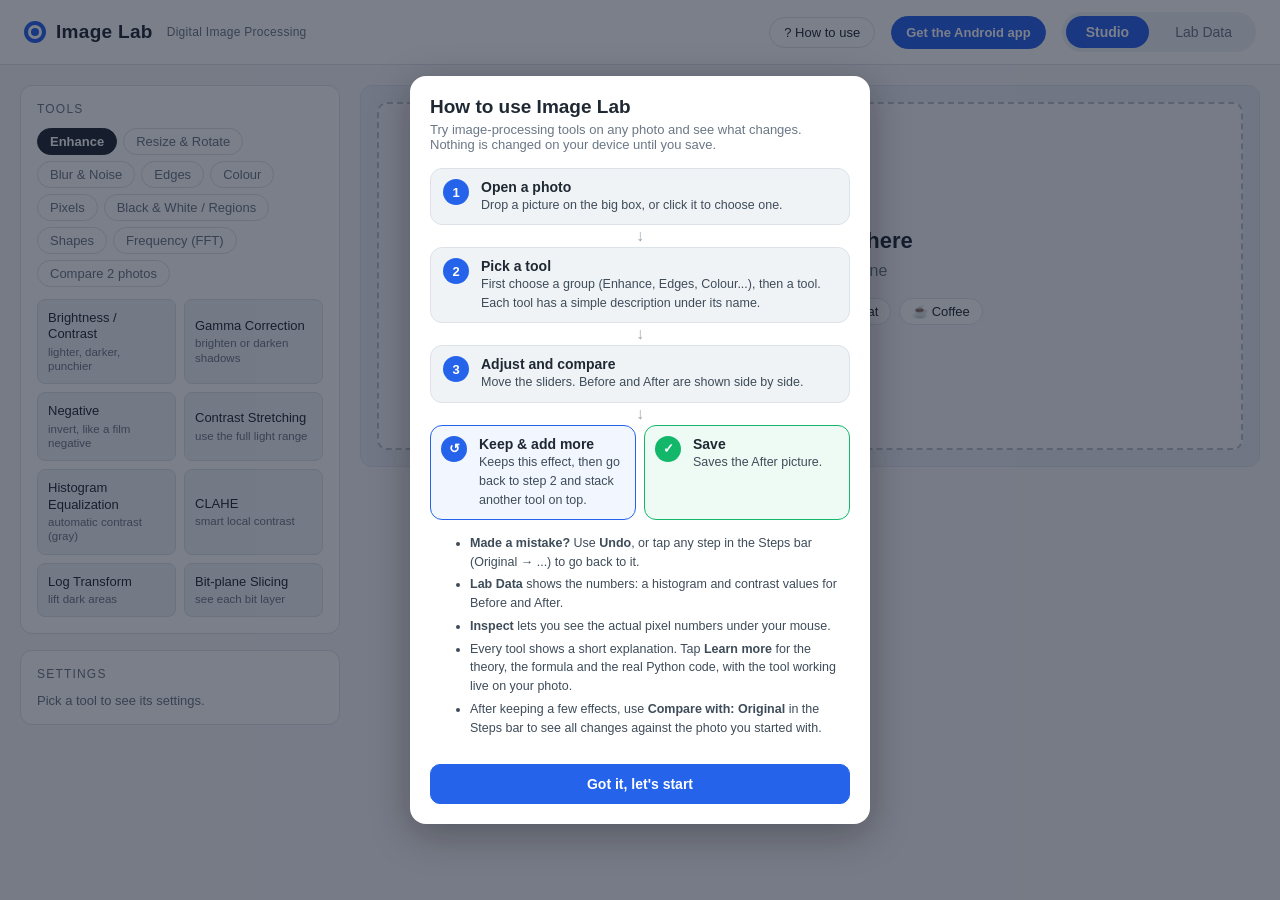
<file: web/index.html>
<!DOCTYPE html>
<html lang="en">

<head>
    <meta charset="UTF-8">
    <meta name="viewport" content="width=device-width, initial-scale=1">
    <title>Image Lab</title>
    <script>
        // Android app (or ?app=1 for testing): use the phone-app layout
        if (window.AndroidBridge || /[?&]app=1/.test(location.search)) {
            document.documentElement.classList.add("app");
            document.querySelector('meta[name="viewport"]').setAttribute("content",
                "width=device-width, initial-scale=1, maximum-scale=1, user-scalable=no, viewport-fit=cover");
        }
    </script>
    <link rel="icon" href="data:image/svg+xml,%3Csvg xmlns=%22http://www.w3.org/2000/svg%22 viewBox=%220 0 24 24%22%3E%3Ccircle cx=%2212%22 cy=%2212%22 r=%229%22 fill=%22none%22 stroke=%22%232563eb%22 stroke-width=%224%22/%3E%3Ccircle cx=%2212%22 cy=%2212%22 r=%224%22 fill=%22%232563eb%22/%3E%3C/svg%3E">
    <link rel="stylesheet" href="css/style.css">
    <link rel="stylesheet" href="css/app.css">

</head>

<body>

    <header>
        <div class="brand">
            <div class="dot"></div>Image Lab <small>Digital Image Processing</small>
        </div>
        <button class="helpBtn" id="helpBtn" title="How to use Image Lab">? How to use</button>
        <a class="btn main web-only" id="getApp" href="https://github.com/kashan-zahra/Project_dip/releases/latest/download/ImageLab.apk"
            title="Install Image Lab on your Android phone">Get the Android app</a>
        <nav>
            <button id="navStudio" class="active">Studio</button>
            <button id="navData">Lab Data</button>
        </nav>
    </header>

    <!-- ======================= PAGE 1: STUDIO ======================= -->
    <div id="viewStudio" class="layout">

        <aside>
            <div class="card">
                <p class="title">Tools</p>
                <div class="tabs" id="tabs"></div>
                <div class="toolgrid" id="toolList"></div>
            </div>

            <!-- only visible for tools that need a second image -->
            <div class="card hidden" id="refCard">
                <p class="title">Reference image</p>
                <div class="hint">This tool compares your image with a second image. Choose it here:</div>
                <input type="file" id="refFile" accept="image/*">
                <img id="refThumb" class="thumb hidden" alt="Reference image">
            </div>

            <div class="card">
                <p class="title">Settings</p>
                <div class="about hidden" id="about"></div>
                <div id="controls">
                    <div class="hint">Pick a tool to see what it does and its settings.</div>
                </div>
            </div>
        </aside>

        <section>
            <div class="toolbar hidden" id="toolbar">
                <div class="seg" id="seg">
                    <button data-mode="compare" class="app-only">Compare</button>
                    <button data-mode="split" class="active web-only">Split</button>
                    <button data-mode="before">Before</button>
                    <button data-mode="after">After</button>
                </div>
                <div class="actions">
                    <button class="btn hidden" id="behindBtn" title="Flip the After picture to see what Python did">&#9881; Behind the scenes</button>
                    <button class="btn" id="toggleInspect">Pixel Inspector: Off</button>
                    <button class="btn" id="newImage">New image</button>
                    <button class="btn" id="undoBtn" title="Go back one step">&#8630; Undo</button>
                    <button class="btn" id="startOver" title="Go back to the photo you opened">Start over</button>
                    <button class="btn" id="useResult" title="Keep this effect and add another tool on top">&#10003; Keep &amp; add another tool</button>
                    <a class="btn main" id="download" download="result.png">Save picture</a>
                </div>
            </div>

            <div class="crumbs hidden" id="crumbs"></div>
            <div class="stage">
                <div class="dropzone wait" id="drop">
                    <div class="big" id="dropBig">Loading image engine...</div>
                    <span id="dropSub">This takes a few seconds the first time.</span>
                    <div class="samples">No photo handy? Try a sample:
                        <button data-sample="cat">&#128049; Cat</button>
                        <button data-sample="coffee">&#9749; Coffee</button>
                    </div>
                </div>

                <div class="views split hidden" id="views">
                    <div class="pane" id="paneBefore">
                        <div class="cap">Before</div>
                        <div class="pickwrap">
                            <img id="imgOriginal" alt="Original image">
                            <div class="pickmark hidden" id="pickMark"></div>
                        </div>
                        <div class="meta" id="sizeOriginal"></div>
                    </div>
                    <div class="divider"><span>&#8596;</span></div>
                    <div class="pane flipcard" id="paneAfter">
                        <div class="flipper">
                            <div class="front">
                                <div class="cap" id="afterCap">After</div>
                                <img id="imgResult" alt="Result image">
                                <div class="meta" id="sizeResult"></div>
                            </div>
                            <!-- back of the card: what Python did (Flask versions only) -->
                            <div class="back behind" id="behindBack" aria-live="polite"></div>
                        </div>
                    </div>
                </div>

                <div class="loading" id="loading">Processing...</div>
            </div>
            <input type="file" id="file" accept="image/*" class="hidden">
            <input type="file" id="camFile" accept="image/*" capture="environment" class="hidden">

            <div class="card inspector hidden" id="inspector">
                <p class="title">Pixel Inspector</p>
                <div class="readout" id="pixReadout">Move your mouse (or drag your finger) over the Before or After image. An image is just a
                    grid of numbers, and this shows the numbers under your mouse (gray level, 0 = black, 255 = white).
                </div>
                <table class="pixgrid" id="pixGrid"></table>
            </div>

            <div class="note hidden" id="noteCard"><b id="noteLabel">What happened:</b> <span id="noteText"></span></div>
            <div class="geeklink hidden" id="geekLink">Want the numbers? <a id="goData">Open Lab Data</a> for histograms
                and contrast measurements.</div>
        </section>

    </div>

    <!-- ======================= PAGE 2: LAB DATA ======================= -->
    <div id="viewData" class="data hidden">
        <h2>Lab Data</h2>
        <div class="sub" id="dataSub">Open an image in the Studio first, then come back here.</div>

        <div id="dataBody" class="hidden">

            <div class="card">
                <div class="facts" id="facts"></div>
            </div>

            <div class="card">
                <h4>Histogram</h4>
                <div class="why">A histogram counts the pixels at each gray level, from 0 (black) on the left to 255
                    (white) on the right. Tall bars on the left mean a dark image. Bars bunched together mean low
                    contrast. Compare the two charts to see what the tool did to the pixel values.</div>
                <div class="two">
                    <div><canvas id="histOriginal"></canvas>
                        <div class="cap2">Original</div>
                    </div>
                    <div><canvas id="histResult"></canvas>
                        <div class="cap2">Result</div>
                    </div>
                </div>
            </div>

            <div class="card">
                <h4>Image numbers</h4>
                <div class="why">All values are measured on the gray version of the image. Simple contrast is max minus
                    min. Michelson contrast is (max - min) / (max + min). RMS contrast is how far the pixels are spread
                    around the mean.</div>
                <table id="statsTable"></table>
            </div>

        </div>
    </div>


    <!-- ======================= ANDROID APP PARTS (hidden on the website) ======================= -->
    <div class="apptop app-only" id="appTop">
        <button class="tbtn" id="tBack" aria-label="Back to photo"><svg viewBox="0 0 24 24"><path d="M15 18l-6-6 6-6"/></svg></button>
        <button class="tbtn" id="tUndo" aria-label="Undo"><svg viewBox="0 0 24 24"><path d="M9 14L4 9l5-5"/><path d="M4 9h10a6 6 0 0 1 0 12h-3"/></svg></button>
        <div class="ttl"><div class="dot"></div><span id="tTitle">Image Lab</span></div>
        <button class="tbtn" id="tData" aria-label="Lab Data: numbers and charts"><svg viewBox="0 0 24 24"><path d="M4 20V10M10 20V4M16 20v-7M22 20H2"/></svg></button>
        <button class="tbtn" id="tHelp" aria-label="How to use"><svg viewBox="0 0 24 24"><circle cx="12" cy="12" r="9"/><path d="M9.5 9.5a2.5 2.5 0 1 1 3.5 2.3c-.6.3-1 .9-1 1.6v.6"/><path d="M12 17h.01"/></svg></button>
        <button class="tbtn save" id="tSave" aria-label="Save picture"><svg viewBox="0 0 24 24"><path d="M12 4v11"/><path d="M7 10l5 5 5-5"/><path d="M5 20h14"/></svg></button>
    </div>
    <div class="appstart app-only" id="appStart">
        <svg class="art" viewBox="0 0 150 120" aria-hidden="true">
            <rect x="18" y="22" width="96" height="76" rx="16" fill="#e8edff" transform="rotate(-7 66 60)"/>
            <rect x="34" y="18" width="98" height="78" rx="16" fill="#ffffff" stroke="#e3ddd2" stroke-width="2"/>
            <circle cx="62" cy="44" r="9" fill="#ffd36e"/>
            <path d="M42 86l24-26 16 16 12-12 30 22z" fill="#9db4ff"/>
            <path d="M118 12l3 7 7 3-7 3-3 7-3-7-7-3 7-3z" fill="#ffb86b"/>
            <path d="M22 98l2 4 4 2-4 2-2 4-2-4-4-2 4-2z" fill="#3b5bdb"/>
        </svg>
        <h2>Let's play with a photo</h2>
        <p>Pick a picture, try fun image-processing tools on it and see exactly what changes.</p>
        <button class="bigbtn primary" id="sGallery"><svg viewBox="0 0 24 24"><rect x="3" y="4" width="18" height="16" rx="3"/><circle cx="9" cy="10" r="2"/><path d="M21 16l-5-5-8 8"/></svg>Choose from gallery</button>
        <button class="bigbtn ghost" id="sCamera"><svg viewBox="0 0 24 24"><path d="M4 8h3l2-3h6l2 3h3a1 1 0 0 1 1 1v10a1 1 0 0 1-1 1H4a1 1 0 0 1-1-1V9a1 1 0 0 1 1-1z"/><circle cx="12" cy="13.5" r="3.5"/></svg>Take a photo</button>
        <div class="samples">or try a sample:
            <button data-sample="cat"><img src="samples/cat.jpg" alt="">Cat</button>
            <button data-sample="coffee"><img src="samples/coffee.jpg" alt="">Coffee</button>
        </div>
        <div class="status" id="sStatus"></div>
        <button class="linkbtn" id="sHow">How does it work?</button>
    </div>
    <button class="lensbtn app-only" id="lensBtn" aria-label="Inspect pixels"><svg viewBox="0 0 24 24"><circle cx="11" cy="11" r="6"/><path d="M20 20l-4.3-4.3"/></svg></button>
    <div class="dock app-only" id="dock"></div>

    <!-- ======================= HOW TO USE (first visit + "?" button) ======================= -->
    <div class="guide hidden" id="guide" role="dialog" aria-modal="true" aria-labelledby="guideTitle">
        <div class="gbox">
            <h3 id="guideTitle">How to use Image Lab</h3>
            <div class="gsub">Try image-processing tools on any photo and see what changes. Nothing is changed on your device until you save.</div>
            <div class="flow">
                <div class="fstep"><div class="num">1</div><div><b>Open a photo</b>
                    <span class="web-only">Drop a picture on the big box, or click it to choose one.</span>
                    <span class="app-only">Tap <b style="display:inline">Choose from gallery</b> or <b style="display:inline">Take a photo</b>.</span></div></div>
                <div class="farrow">&#8595;</div>
                <div class="fstep"><div class="num">2</div><div><b>Pick a tool</b>
                    <span>First choose a group (Enhance, Edges, Colour...), then a tool. Each tool has a simple description under its name.</span></div></div>
                <div class="farrow">&#8595;</div>
                <div class="fstep"><div class="num">3</div><div><b>Adjust and compare</b>
                    <span class="web-only">Move the sliders. Before and After are shown side by side.</span>
                    <span class="app-only">Move the sliders. Drag across the picture to slide between Before and After. Don't like it? Tap <b style="display:inline">Cancel</b>.</span></div></div>
                <div class="farrow">&#8595;</div>
                <div class="fsplit">
                    <div class="fstep loop"><div class="num">&#8634;</div><div><b>Keep &amp; add more</b>
                        <span>Keeps this effect, then go back to step 2 and stack another tool on top.</span></div></div>
                    <div class="fstep save"><div class="num">&#10003;</div><div><b>Save</b>
                        <span>Saves the After picture<span class="app-only"> to your gallery</span>.</span></div></div>
                </div>
            </div>
            <ul class="gextra">
                <li><b>Made a mistake?</b> Use <b>Undo</b><span class="app-only"> (the curved arrow, top left)</span>, or tap any step in the Steps bar (Original &#8594; ...) to go back to it.</li>
                <li><b>Lab Data</b><span class="app-only"> (the chart icon at the top)</span> shows the numbers: a histogram and contrast values for Before and After.</li>
                <li><b>Inspect</b><span class="app-only"> (the magnifier on the picture)</span> lets you see the actual pixel numbers under your <span class="web-only">mouse</span><span class="app-only">finger</span>.</li>
                <li class="app-only"><b>Save</b> is the blue button at the top right.</li>
                <li>Every tool shows a short explanation. Tap <b>Learn more</b> for the theory, the formula and the real Python code, with the tool working live on your photo.</li>
                <li>After keeping a few effects, use <b>Compare with: Original</b> in the Steps bar to see all changes against the photo you started with.</li>
            </ul>
            <button class="btn main gok" id="guideOk">Got it, let's start</button>
        </div>
    </div>


    <!-- ======================= LEARN MORE (theory + code + live preview) ======================= -->
    <div class="guide learn hidden" id="learn" role="dialog" aria-modal="true" aria-labelledby="learnTitle">
        <div class="gbox">
            <div class="lhead">
                <h3 id="learnTitle"></h3>
                <button class="lclose" id="learnClose" aria-label="Close">&#10005;</button>
            </div>
            <div class="lbody">
                <h4>What it is</h4>
                <p id="lWhat"></p>
                <h4>How it works</h4>
                <p id="lHow"></p>
                <h4>The formula</h4>
                <div class="formula" id="lFormula"></div>
                <h4>Try it live on your photo</h4>
                <div class="live" id="lLive">
                    <div class="thumbs" id="lThumbs">
                        <div><img id="lBefore" alt="Before">Before</div>
                        <div><img id="lAfter" alt="After">After</div>
                    </div>
                    <div class="lnone hidden" id="lNone">Open a photo first, then come back here to see this tool change it live.</div>
                    <div id="lControls"></div>
                </div>
                <h4>The Python code (OpenCV, from processing.py)</h4>
                <div class="codewrap">
                    <pre><code id="lCode"></code></pre>
                    <button class="copy" id="lCopy">Copy</button>
                </div>
                <h4>Where it's used</h4>
                <p id="lUses"></p>
            </div>
        </div>
    </div>

    <canvas id="lens" width="168" height="168"></canvas>

    <div id="toast"></div>

    <script src="js/processing.js"></script>
    <script src="js/learn-data.js"></script>
    <script src="js/engine.js"></script>
    <script src="js/tools.js"></script>
    <script src="js/studio.js"></script>
    <script src="js/help.js"></script>
    <script src="js/app-layout.js"></script>
    <script src="js/start.js"></script>
</body>

</html>
</file>
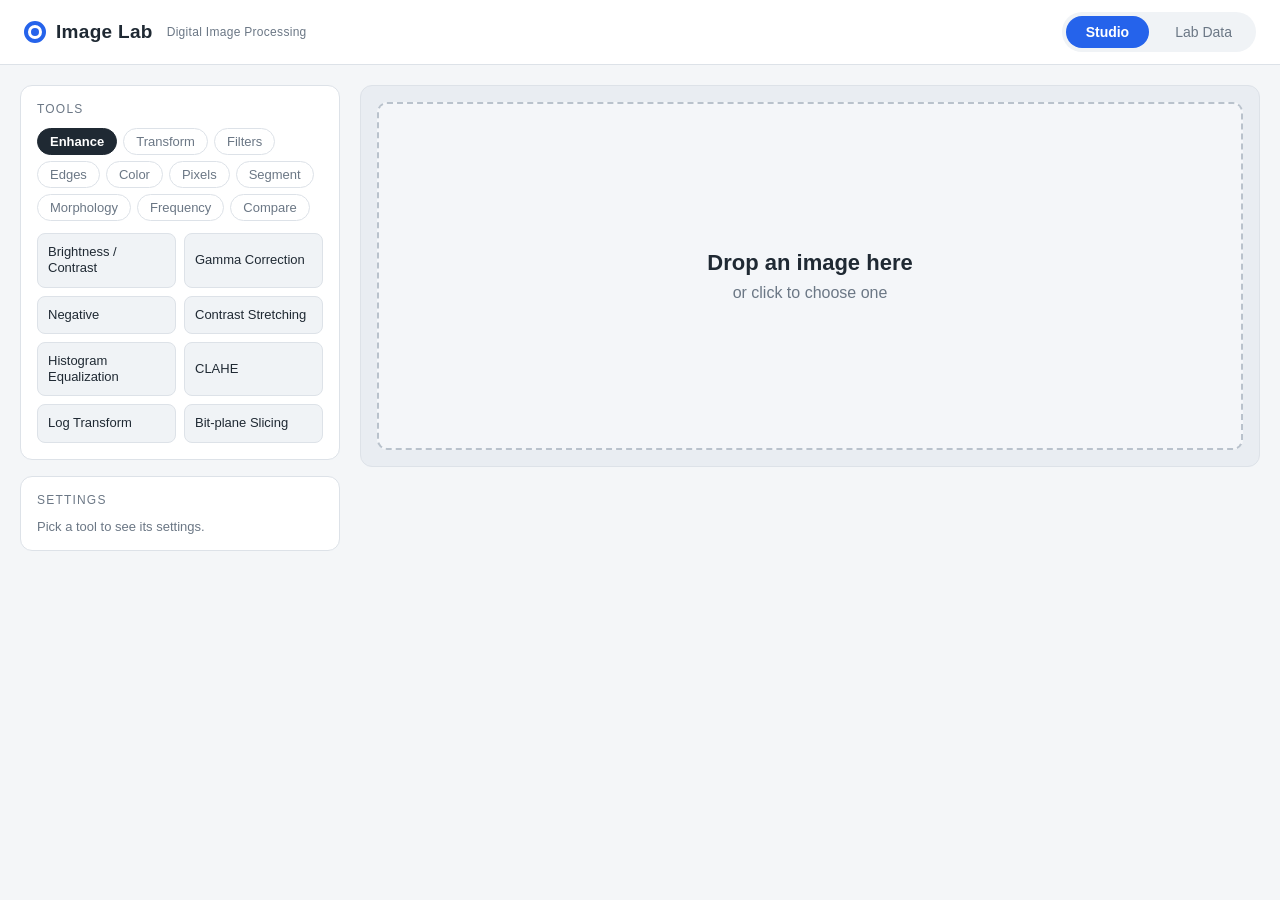
<file: python-flask/templates/index.html>
<!DOCTYPE html>
<html lang="en">

<head>
    <meta charset="UTF-8">
    <meta name="viewport" content="width=device-width, initial-scale=1">
    <title>Image Lab</title>
    <style>
        :root {
            --bg: #f4f6f8;
            --panel: #ffffff;
            --panel2: #f0f3f6;
            --line: #dde2e8;
            --text: #1f2933;
            --muted: #6b7785;
            --accent: #2563eb;
            --accent-ink: #ffffff;
        }

        * {
            box-sizing: border-box;
        }

        body {
            font-family: "Segoe UI", Arial, sans-serif;
            margin: 0;
            background: var(--bg);
            color: var(--text);
        }

        .hidden {
            display: none !important;
        }

        /* ---------- top bar ---------- */
        header {
            display: flex;
            align-items: center;
            justify-content: space-between;
            gap: 16px;
            flex-wrap: wrap;
            padding: 12px 24px;
            background: var(--panel);
            border-bottom: 1px solid var(--line);
        }

        .brand {
            display: flex;
            align-items: center;
            gap: 10px;
            font-size: 19px;
            font-weight: 700;
            letter-spacing: 0.3px;
        }

        .dot {
            width: 22px;
            height: 22px;
            border-radius: 50%;
            border: 4px solid var(--accent);
            position: relative;
        }

        .dot::after {
            content: "";
            position: absolute;
            inset: 3px;
            background: var(--accent);
            border-radius: 50%;
        }

        .brand small {
            font-weight: 400;
            font-size: 12px;
            color: var(--muted);
            margin-left: 4px;
        }

        nav {
            display: flex;
            gap: 6px;
            background: var(--panel2);
            padding: 4px;
            border-radius: 999px;
        }

        nav button {
            border: 0;
            background: transparent;
            color: var(--muted);
            padding: 8px 20px;
            border-radius: 999px;
            font-size: 14px;
            cursor: pointer;
        }

        nav button.active {
            background: var(--accent);
            color: var(--accent-ink);
            font-weight: 600;
        }

        /* ---------- studio layout ---------- */
        .layout {
            display: grid;
            grid-template-columns: 320px 1fr;
            gap: 20px;
            padding: 20px;
            align-items: start;
        }

        @media (max-width: 900px) {
            .layout {
                grid-template-columns: 1fr;
            }
        }

        .card {
            background: var(--panel);
            border: 1px solid var(--line);
            border-radius: 12px;
            padding: 16px;
            margin-bottom: 16px;
        }

        .title {
            font-size: 12px;
            text-transform: uppercase;
            letter-spacing: 1.2px;
            color: var(--muted);
            margin: 0 0 12px 0;
        }

        /* category pills + tool chips */
        .tabs {
            display: flex;
            flex-wrap: wrap;
            gap: 6px;
            margin-bottom: 12px;
        }

        .tab {
            border: 1px solid var(--line);
            background: transparent;
            color: var(--muted);
            padding: 5px 12px;
            border-radius: 999px;
            font-size: 13px;
            cursor: pointer;
        }

        .tab:hover {
            color: var(--text);
        }

        .tab.active {
            background: var(--text);
            color: #fff;
            border-color: var(--text);
            font-weight: 600;
        }

        .toolgrid {
            display: grid;
            grid-template-columns: 1fr 1fr;
            gap: 8px;
        }

        .tool {
            text-align: left;
            padding: 10px;
            border: 1px solid var(--line);
            background: var(--panel2);
            color: var(--text);
            border-radius: 8px;
            cursor: pointer;
            font-size: 13px;
            line-height: 1.25;
        }

        .tool:hover {
            border-color: var(--muted);
        }

        .tool.active {
            border-color: var(--accent);
            background: rgba(37, 99, 235, 0.08);
            color: var(--accent);
            font-weight: 600;
        }

        /* settings */
        .about {
            font-size: 13px;
            line-height: 1.5;
            color: #3e4c59;
            background: var(--panel2);
            padding: 10px;
            border-radius: 8px;
            margin-bottom: 6px;
        }

        .hint {
            font-size: 13px;
            color: var(--muted);
        }

        label {
            display: block;
            margin-top: 14px;
            font-size: 13px;
            color: #3e4c59;
        }

        label b {
            color: var(--accent);
            font-weight: 600;
        }

        input[type=range] {
            width: 100%;
            margin-top: 6px;
            accent-color: var(--accent);
        }

        select {
            width: 100%;
            margin-top: 6px;
            padding: 8px;
            background: var(--panel);
            color: var(--text);
            border: 1px solid var(--line);
            border-radius: 6px;
        }

        input[type=file] {
            color: var(--muted);
            font-size: 13px;
            margin-top: 8px;
            max-width: 100%;
        }

        .thumb {
            max-width: 100%;
            margin-top: 10px;
            border-radius: 6px;
            border: 1px solid var(--line);
            display: block;
        }

        /* ---------- toolbar above the picture ---------- */
        .toolbar {
            display: flex;
            justify-content: space-between;
            align-items: center;
            gap: 10px;
            flex-wrap: wrap;
            margin-bottom: 12px;
        }

        .seg {
            display: flex;
            background: var(--panel);
            border: 1px solid var(--line);
            border-radius: 8px;
            overflow: hidden;
        }

        .seg button {
            border: 0;
            background: transparent;
            color: var(--muted);
            padding: 8px 16px;
            font-size: 13px;
            cursor: pointer;
        }

        .seg button.active {
            background: rgba(37, 99, 235, 0.1);
            color: var(--accent);
            font-weight: 600;
        }

        .actions {
            display: flex;
            gap: 8px;
            flex-wrap: wrap;
        }

        .btn {
            border: 1px solid var(--line);
            background: var(--panel);
            color: var(--text);
            padding: 8px 14px;
            border-radius: 8px;
            font-size: 13px;
            cursor: pointer;
            text-decoration: none;
            display: inline-block;
        }

        .btn:hover {
            border-color: var(--muted);
        }

        .btn.main {
            background: var(--accent);
            color: var(--accent-ink);
            border-color: var(--accent);
            font-weight: 600;
        }

        /* ---------- the stage (picture area) ---------- */
        .stage {
            background: #e9edf2;
            border: 1px solid var(--line);
            border-radius: 12px;
            padding: 16px;
            position: relative;
            min-height: 380px;
        }

        .dropzone {
            height: 100%;
            min-height: 348px;
            border: 2px dashed #b9c2cc;
            border-radius: 10px;
            display: flex;
            flex-direction: column;
            align-items: center;
            justify-content: center;
            text-align: center;
            color: var(--muted);
            cursor: pointer;
            transition: 0.15s;
            padding: 20px;
            background: rgba(255, 255, 255, 0.5);
        }

        .dropzone:hover,
        .dropzone.over {
            border-color: var(--accent);
            background: rgba(37, 99, 235, 0.06);
            color: var(--accent);
        }

        .dropzone .big {
            font-size: 22px;
            font-weight: 600;
            margin-bottom: 8px;
            color: var(--text);
        }

        .dropzone:hover .big,
        .dropzone.over .big {
            color: var(--accent);
        }

        .views {
            display: grid;
            gap: 16px;
        }

        .views.split {
            grid-template-columns: 1fr 1fr;
        }

        @media (max-width: 700px) {
            .views.split {
                grid-template-columns: 1fr;
            }
        }

        .pane {
            text-align: center;
            min-width: 0;
        }

        .pane.off {
            display: none;
        }

        .pane .cap {
            font-size: 12px;
            text-transform: uppercase;
            letter-spacing: 1px;
            color: var(--muted);
            margin-bottom: 8px;
        }

        .pane img {
            max-width: 100%;
            max-height: 68vh;
            border-radius: 6px;
            display: block;
            margin: 0 auto;
            box-shadow: 0 2px 8px rgba(0, 0, 0, 0.15);
        }

        .pane .meta {
            font-size: 12px;
            color: var(--muted);
            margin-top: 8px;
        }

        .loading {
            position: absolute;
            inset: 0;
            background: rgba(255, 255, 255, 0.7);
            display: none;
            align-items: center;
            justify-content: center;
            font-size: 14px;
            color: var(--accent);
            border-radius: 12px;
        }

        .loading.on {
            display: flex;
        }

        .note {
            background: rgba(37, 99, 235, 0.07);
            border: 1px solid rgba(37, 99, 235, 0.3);
            border-radius: 10px;
            padding: 12px 14px;
            margin-top: 16px;
            font-size: 14px;
            line-height: 1.5;
            color: #1e3a8a;
        }

        .note b {
            color: var(--accent);
        }

        .geeklink {
            margin-top: 14px;
            font-size: 13px;
            color: var(--muted);
        }

        .geeklink a {
            color: var(--accent);
            cursor: pointer;
            text-decoration: underline;
        }

        /* ---------- lab data page ---------- */
        .data {
            max-width: 1000px;
            margin: 0 auto;
            padding: 24px 20px;
        }

        .data h2 {
            margin: 0 0 4px 0;
        }

        .data .sub {
            color: var(--muted);
            font-size: 14px;
            margin-bottom: 20px;
        }

        .data h4 {
            margin: 0 0 6px 0;
            font-size: 16px;
        }

        .data .why {
            font-size: 13px;
            color: var(--muted);
            line-height: 1.5;
            margin-bottom: 14px;
        }

        .two {
            display: grid;
            grid-template-columns: 1fr 1fr;
            gap: 16px;
        }

        @media (max-width: 700px) {
            .two {
                grid-template-columns: 1fr;
            }
        }

        .two>div {
            min-width: 0;
            text-align: center;
        }

        canvas {
            width: 100%;
            background: #fafbfc;
            border: 1px solid var(--line);
            border-radius: 8px;
        }

        .cap2 {
            font-size: 12px;
            color: var(--muted);
            margin-top: 6px;
        }

        table {
            border-collapse: collapse;
            width: 100%;
            font-size: 14px;
        }

        th,
        td {
            border-bottom: 1px solid var(--line);
            padding: 9px;
            text-align: center;
        }

        th {
            color: var(--muted);
            font-weight: 600;
            font-size: 12px;
            text-transform: uppercase;
            letter-spacing: 1px;
        }

        td:first-child {
            text-align: left;
        }

        td:last-child {
            color: var(--accent);
            font-weight: 600;
        }

        .facts {
            display: flex;
            gap: 24px;
            flex-wrap: wrap;
            font-size: 14px;
            color: #3e4c59;
        }

        .facts span {
            color: var(--muted);
        }

        #toast {
            position: fixed;
            bottom: 20px;
            left: 50%;
            transform: translateX(-50%);
            background: #b42318;
            color: #fff;
            padding: 10px 18px;
            border-radius: 8px;
            font-size: 14px;
            display: none;
            z-index: 10;
        }

        /* ---------- pixel inspector ---------- */
        .inspector {
            margin-top: 16px;
        }

        .inspector .readout {
            font-size: 13px;
            color: #3e4c59;
            margin-bottom: 10px;
        }

        .inspector .readout b {
            color: var(--accent);
        }

        .pixgrid {
            border-collapse: collapse;
            font-size: 12px;
            font-variant-numeric: tabular-nums;
            width: auto;
        }

        .pixgrid td {
            border: 1px solid var(--line);
            width: 46px;
            height: 30px;
            padding: 0;
            text-align: center;
        }

        .pixgrid td:first-child {
            text-align: center;
        }

        .pixgrid td:last-child {
            color: inherit;
            font-weight: inherit;
        }

        .pixgrid td.mid {
            outline: 2px solid var(--accent);
            outline-offset: -2px;
            font-weight: 700;
        }

        /* ---------- microscope (magnifier that follows the mouse) ---------- */
        #lens {
            position: fixed;
            display: none;
            width: 168px;
            height: 168px;
            pointer-events: none;
            z-index: 20;
            border: 2px solid var(--accent);
            border-radius: 8px;
            box-shadow: 0 4px 16px rgba(0, 0, 0, 0.3);
        }

        .pane img {
            cursor: crosshair;
        }
    </style>

</head>

<body>

    <header>
        <div class="brand">
            <div class="dot"></div>Image Lab <small>Digital Image Processing</small>
        </div>
        <nav>
            <button id="navStudio" class="active">Studio</button>
            <button id="navData">Lab Data</button>
        </nav>
    </header>

    <!-- ======================= PAGE 1: STUDIO ======================= -->
    <div id="viewStudio" class="layout">

        <aside>
            <div class="card">
                <p class="title">Tools</p>
                <div class="tabs" id="tabs"></div>
                <div class="toolgrid" id="toolList"></div>
            </div>

            <!-- only visible for tools that need a second image -->
            <div class="card hidden" id="refCard">
                <p class="title">Reference image</p>
                <div class="hint">This tool compares your image with a second image. Choose it here:</div>
                <input type="file" id="refFile" accept="image/*">
                <img id="refThumb" class="thumb hidden" alt="Reference image">
            </div>

            <div class="card">
                <p class="title">Settings</p>
                <div class="about hidden" id="about"></div>
                <div id="controls">
                    <div class="hint">Pick a tool to see its settings.</div>
                </div>
            </div>
        </aside>

        <section>
            <div class="toolbar hidden" id="toolbar">
                <div class="seg" id="seg">
                    <button data-mode="split" class="active">Split</button>
                    <button data-mode="before">Before</button>
                    <button data-mode="after">After</button>
                </div>
                <div class="actions">
                    <button class="btn" id="toggleInspect">Pixel Inspector: Off</button>
                    <button class="btn" id="newImage">New image</button>
                    <button class="btn" id="startOver">Start over</button>
                    <button class="btn" id="useResult">Use result as new image</button>
                    <a class="btn main" id="download" download="result.png">Download</a>
                </div>
            </div>

            <div class="stage">
                <div class="dropzone" id="drop">
                    <div class="big">Drop an image here</div>
                    or click to choose one
                </div>

                <div class="views split hidden" id="views">
                    <div class="pane" id="paneBefore">
                        <div class="cap">Before</div>
                        <img id="imgOriginal" alt="Original image">
                        <div class="meta" id="sizeOriginal"></div>
                    </div>
                    <div class="pane" id="paneAfter">
                        <div class="cap" id="afterCap">After</div>
                        <img id="imgResult" alt="Result image">
                        <div class="meta" id="sizeResult"></div>
                    </div>
                </div>

                <div class="loading" id="loading">Processing...</div>
            </div>
            <input type="file" id="file" accept="image/*" class="hidden">

            <div class="card inspector hidden" id="inspector">
                <p class="title">Pixel Inspector</p>
                <div class="readout" id="pixReadout">Move your mouse over the Before or After image. An image is just a
                    grid of numbers, and this shows the numbers under your mouse (gray level, 0 = black, 255 = white).
                </div>
                <table class="pixgrid" id="pixGrid"></table>
            </div>

            <div class="note hidden" id="noteCard"><b>What happened:</b> <span id="noteText"></span></div>
            <div class="geeklink hidden" id="geekLink">Want the numbers? <a id="goData">Open Lab Data</a> for histograms
                and contrast measurements.</div>
        </section>

    </div>

    <!-- ======================= PAGE 2: LAB DATA ======================= -->
    <div id="viewData" class="data hidden">
        <h2>Lab Data</h2>
        <div class="sub" id="dataSub">Open an image in the Studio first, then come back here.</div>

        <div id="dataBody" class="hidden">

            <div class="card">
                <div class="facts" id="facts"></div>
            </div>

            <div class="card">
                <h4>Histogram</h4>
                <div class="why">A histogram counts the pixels at each gray level, from 0 (black) on the left to 255
                    (white) on the right. Tall bars on the left mean a dark image. Bars bunched together mean low
                    contrast. Compare the two charts to see what the tool did to the pixel values.</div>
                <div class="two">
                    <div><canvas id="histOriginal"></canvas>
                        <div class="cap2">Original</div>
                    </div>
                    <div><canvas id="histResult"></canvas>
                        <div class="cap2">Result</div>
                    </div>
                </div>
            </div>

            <div class="card">
                <h4>Image numbers</h4>
                <div class="why">All values are measured on the gray version of the image. Simple contrast is max minus
                    min. Michelson contrast is (max - min) / (max + min). RMS contrast is how far the pixels are spread
                    around the mean.</div>
                <table id="statsTable"></table>
            </div>

        </div>
    </div>

    <canvas id="lens" width="168" height="168"></canvas>

    <div id="toast"></div>

    <script>
        // ============ TOOL LIST: add new tools here later ============
        const TOOLS = {
            // ---------- Enhance ----------
            brightness_contrast: {
                group: "Enhance", label: "Brightness / Contrast",
                info: "g(x,y) = alpha * f(x,y) + beta.  alpha controls contrast, beta controls brightness.",
                controls: [
                    { name: "alpha", label: "Contrast (alpha)", type: "range", min: 0.1, max: 3, step: 0.1, value: 1 },
                    { name: "beta", label: "Brightness (beta)", type: "range", min: -100, max: 100, step: 1, value: 0 }
                ]
            },
            gamma: {
                group: "Enhance", label: "Gamma Correction",
                info: "s = 255 x (r / 255) ^ gamma. gamma below 1 brightens dark areas, above 1 darkens the image.",
                controls: [
                    { name: "gamma", label: "Gamma", type: "range", min: 0.1, max: 3, step: 0.1, value: 1 }
                ]
            },
            negative: {
                group: "Enhance", label: "Negative",
                info: "s = 255 - r. Every pixel is flipped: dark becomes bright.",
                controls: []
            },
            stretch: {
                group: "Enhance", label: "Contrast Stretching",
                info: "s = (r - r_min) / (r_max - r_min) x 255. Spreads the pixel values to fill 0 to 255.",
                controls: []
            },
            equalize: {
                group: "Enhance", label: "Histogram Equalization",
                info: "Uses the CDF of the histogram to spread the gray levels evenly. Output is gray.",
                controls: []
            },
            clahe: {
                group: "Enhance", label: "CLAHE",
                info: "Equalization done on small tiles, with a clip limit so noise is not boosted too much.",
                controls: [
                    { name: "clip", label: "Clip limit", type: "range", min: 1, max: 20, step: 1, value: 2 },
                    { name: "tile", label: "Tile grid size", type: "range", min: 2, max: 16, step: 1, value: 8 }
                ]
            },

            // ---------- Transform ----------
            crop: {
                group: "Transform", label: "Crop",
                info: "Cut out a part of the image. Values are percentages of the image size.",
                controls: [
                    { name: "x", label: "Start X (%)", type: "range", min: 0, max: 99, step: 1, value: 25 },
                    { name: "y", label: "Start Y (%)", type: "range", min: 0, max: 99, step: 1, value: 25 },
                    { name: "w", label: "Width (%)", type: "range", min: 1, max: 100, step: 1, value: 50 },
                    { name: "h", label: "Height (%)", type: "range", min: 1, max: 100, step: 1, value: 50 }
                ]
            },
            resize: {
                group: "Transform", label: "Resize (Interpolation)",
                info: "Changes the image size. Interpolation decides how the new pixel values are guessed.",
                controls: [
                    { name: "percent", label: "Scale (%)", type: "range", min: 10, max: 300, step: 10, value: 50 },
                    {
                        name: "interp", label: "Interpolation", type: "select",
                        options: [["nearest", "Nearest neighbor"], ["linear", "Bilinear"], ["cubic", "Bicubic"]]
                    }
                ]
            },
            rotate: {
                group: "Transform", label: "Rotate",
                info: "Rotates the pixel matrix by 90 or 180 degrees.",
                controls: [
                    {
                        name: "mode", label: "Direction", type: "select",
                        options: [["cw", "90 clockwise"], ["ccw", "90 counter-clockwise"], ["180", "180"]]
                    }
                ]
            },
            flip: {
                group: "Transform", label: "Flip",
                info: "Mirrors the image.",
                controls: [
                    {
                        name: "mode", label: "Flip type", type: "select",
                        options: [["h", "Horizontal"], ["v", "Vertical"], ["both", "Both"]]
                    }
                ]
            },

            // ---------- Filters ----------
            mean: {
                group: "Filters", label: "Mean (Average) Filter",
                info: "Each pixel becomes the average of its neighbors. Smooths the image, but also blurs edges.",
                controls: [
                    { name: "size", label: "Window size", type: "range", min: 3, max: 15, step: 2, value: 5 }
                ]
            },
            gaussian: {
                group: "Filters", label: "Gaussian Filter",
                info: "Like the mean filter, but nearby pixels count more than far pixels. Gives a smoother blur.",
                controls: [
                    { name: "size", label: "Window size", type: "range", min: 3, max: 15, step: 2, value: 5 }
                ]
            },
            median: {
                group: "Filters", label: "Median Filter",
                info: "Each pixel becomes the middle value of its neighbors. Best for removing salt-and-pepper dots.",
                controls: [
                    { name: "size", label: "Window size", type: "range", min: 3, max: 15, step: 2, value: 5 }
                ]
            },
            bilateral: {
                group: "Filters", label: "Bilateral Filter",
                info: "Smooths flat areas but keeps edges sharp, because it also checks how different the pixel values are.",
                controls: [
                    { name: "sigma", label: "Strength", type: "range", min: 10, max: 200, step: 5, value: 75 }
                ]
            },
            noise: {
                group: "Filters", label: "Add Gaussian Noise",
                info: "Adds random values (bell curve shaped) to every pixel. Try this first, then clean it with the filters above.",
                controls: [
                    { name: "mean", label: "Noise mean", type: "range", min: -50, max: 50, step: 1, value: 0 },
                    { name: "std", label: "Noise strength (std)", type: "range", min: 1, max: 100, step: 1, value: 20 }
                ]
            },

            // ---------- Edges ----------
            sobel: {
                group: "Edges", label: "Sobel",
                info: "Finds edges by measuring how fast brightness changes, left-right and up-down. Output is gray.",
                controls: []
            },
            prewitt: {
                group: "Edges", label: "Prewitt",
                info: "Similar to Sobel, but all neighbor rows have equal weight.",
                controls: []
            },
            roberts: {
                group: "Edges", label: "Roberts",
                info: "Uses a tiny 2x2 window across the diagonals. Fast, but sensitive to noise.",
                controls: []
            },
            canny: {
                group: "Edges", label: "Canny",
                info: "Thin, clean edges. Edges stronger than the high threshold are kept. Weak ones are kept only if they touch a strong one.",
                controls: [
                    { name: "low", label: "Low threshold", type: "range", min: 0, max: 255, step: 5, value: 100 },
                    { name: "high", label: "High threshold", type: "range", min: 0, max: 255, step: 5, value: 200 }
                ]
            },

            // ---------- Color ----------
            hsi_component: {
                group: "Color", label: "HSI Components",
                info: "Splits color into Hue (the color itself, 0 to 360 degrees), Saturation (how pure the color is) and Intensity (brightness = average of R, G, B).",
                controls: [
                    {
                        name: "which", label: "Show", type: "select",
                        options: [["h", "Hue"], ["s", "Saturation"], ["i", "Intensity"]]
                    }
                ]
            },
            hsi_roundtrip: {
                group: "Color", label: "RGB to HSI to RGB",
                info: "Converts to HSI and back again. If the formulas are right, the result looks the same as the original.",
                controls: []
            },
            colorspace: {
                group: "Color", label: "Color Spaces",
                info: "The same image written in different color systems. HSV = hue, saturation, value. LAB = lightness plus two color axes. YCrCb = brightness plus two color differences (used in JPEG and video).",
                controls: [
                    {
                        name: "space", label: "Color space", type: "select",
                        options: [["hsv", "HSV"], ["lab", "LAB"], ["ycrcb", "YCrCb"], ["gray", "Gray"]]
                    },
                    {
                        name: "channel", label: "Channel", type: "select",
                        options: [["0", "All channels"], ["1", "Channel 1 (H / L / Y)"], ["2", "Channel 2 (S / a / Cr)"], ["3", "Channel 3 (V / b / Cb)"]]
                    }
                ]
            },
            channel: {
                group: "Color", label: "RGB Channels",
                info: "Shows one color channel as a gray image. Bright means a lot of that color is in the pixel.",
                controls: [
                    {
                        name: "which", label: "Channel", type: "select",
                        options: [["r", "Red"], ["g", "Green"], ["b", "Blue"]]
                    }
                ]
            },

            // ---------- Pixels ----------
            sample: {
                group: "Pixels", label: "Sampling",
                info: "Sampling = how many pixels you keep. Fewer samples gives big blocks and less detail.",
                controls: [
                    { name: "size", label: "Pixels on the long side", type: "range", min: 4, max: 256, step: 4, value: 32 }
                ]
            },
            quantize: {
                group: "Pixels", label: "Quantization",
                info: "Quantization = how many intensity levels you keep. Levels = 2 to the power of bits.",
                controls: [
                    { name: "bits", label: "Bits per channel", type: "range", min: 1, max: 8, step: 1, value: 3 }
                ]
            },
            components: {
                group: "Pixels", label: "Pixel Connectivity",
                info: "Turns the image into black and white with a threshold, then groups touching white pixels. 4-connectivity: only up, down, left, right. 8-connectivity: also the diagonals.",
                controls: [
                    { name: "thresh", label: "Threshold", type: "range", min: 0, max: 255, step: 1, value: 128 },
                    {
                        name: "connectivity", label: "Connectivity", type: "select",
                        options: [["4", "4-connectivity"], ["8", "8-connectivity"]]
                    }
                ]
            },

            log: {
                group: "Enhance", label: "Log Transform",
                info: "s = c x log(1 + r). Expands dark values and compresses bright ones.",
                controls: [{ name: "c", label: "c", type: "range", min: 0.5, max: 2, step: 0.1, value: 1 }]
            },
            bitplane: {
                group: "Enhance", label: "Bit-plane Slicing",
                info: "A pixel is 8 bits. This shows one bit at a time. Bit 7 matters most.",
                controls: [{ name: "bit", label: "Bit (7 = MSB, 0 = LSB)", type: "range", min: 0, max: 7, step: 1, value: 7 }]
            },
            laplacian: {
                group: "Edges", label: "Laplacian",
                info: "Second-derivative edge detector. Finds edges in every direction at once.", controls: []
            },
            threshold: {
                group: "Segment", label: "Thresholding",
                info: "Turns the image into black and white. Global uses your value, Otsu picks it automatically, adaptive decides per neighborhood.",
                controls: [
                    {
                        name: "mode", label: "Method", type: "select",
                        options: [["otsu", "Otsu"], ["global", "Global"], ["mean", "Adaptive (mean)"], ["gaussian", "Adaptive (Gaussian)"]]
                    },
                    { name: "t", label: "Threshold (Global only)", type: "range", min: 0, max: 255, step: 1, value: 128 }]
            },
            kmeans: {
                group: "Segment", label: "K-Means",
                info: "Clusters pixels by color into K groups. A simple way to segment an image.",
                controls: [{ name: "k", label: "Clusters (K)", type: "range", min: 2, max: 8, step: 1, value: 3 }]
            },
            morph: {
                group: "Morphology", label: "Erode / Dilate / Open / Close",
                info: "Shape operations using a square window.",
                controls: [
                    {
                        name: "op", label: "Operation", type: "select",
                        options: [["erode", "Erosion"], ["dilate", "Dilation"], ["open", "Opening"], ["close", "Closing"]]
                    },
                    { name: "size", label: "Window size", type: "range", min: 3, max: 15, step: 2, value: 3 }]
            },
            fft: {
                group: "Frequency", label: "FFT Filters",
                info: "Moves the image to the frequency domain. Low frequencies = smooth areas, high frequencies = edges and details.",
                controls: [
                    {
                        name: "mode", label: "Show", type: "select",
                        options: [["spectrum", "Spectrum"], ["low", "Low-pass"], ["high", "High-pass"]]
                    },
                    { name: "radius", label: "Cutoff radius", type: "range", min: 5, max: 200, step: 5, value: 30 }]
            },

            // ---------- Compare (need a reference image) ----------
            match: {
                group: "Compare", label: "Histogram Matching", needsRef: true,
                info: "Changes your image so its histogram looks like the reference image's histogram.",
                controls: []
            },
            compare: {
                group: "Compare", label: "Pixel Similarity", needsRef: true,
                info: "Compares both images pixel by pixel. A pixel is 'similar' if the difference is within the tolerance. White = similar, black = different.",
                controls: [
                    { name: "tol", label: "Tolerance", type: "range", min: 0, max: 50, step: 1, value: 5 }
                ]
            }
        };

        const STAT_LABELS = [
            ["min", "Minimum intensity"],
            ["max", "Maximum intensity"],
            ["mean", "Mean intensity"],
            ["range", "Simple contrast (max - min)"],
            ["michelson", "Michelson contrast"],
            ["rms", "RMS contrast"]
        ];

        // ============ STATE ============
        const CATEGORIES = [...new Set(Object.values(TOOLS).map(t => t.group))];
        let currentCategory = CATEGORIES[0];
        let currentTool = null;      // nothing picked at the start
        let originalFile = null;     // the file the user uploaded
        let currentFile = null;      // the image we are working on now
        let referenceFile = null;    // second image (for Compare tools)
        let lastResult = null;       // result picture (data URL)
        let lastData = null;         // everything Python sent back last time
        let viewMode = "split";      // split, before or after
        let timer = null;
        let requestId = 0;

        const $ = id => document.getElementById(id);

        // ============ TWO PAGES ============
        function setPage(name) {
            const studio = name === "studio";
            $("viewStudio").classList.toggle("hidden", !studio);
            $("viewData").classList.toggle("hidden", studio);
            $("navStudio").classList.toggle("active", studio);
            $("navData").classList.toggle("active", !studio);
        }
        $("navStudio").onclick = () => setPage("studio");
        $("navData").onclick = () => setPage("data");
        $("goData").onclick = () => setPage("data");

        // ============ UPLOAD (the big drop area) ============
        const drop = $("drop");
        drop.addEventListener("click", () => $("file").click());
        $("newImage").addEventListener("click", () => $("file").click());
        $("file").addEventListener("change", () => {
            if ($("file").files[0]) newImage($("file").files[0]);
            $("file").value = "";
        });
        drop.addEventListener("dragover", e => { e.preventDefault(); drop.classList.add("over"); });
        drop.addEventListener("dragleave", () => drop.classList.remove("over"));
        drop.addEventListener("drop", e => {
            e.preventDefault();
            drop.classList.remove("over");
            const f = e.dataTransfer.files[0];
            if (f && f.type.startsWith("image/")) newImage(f);
            else toast("Please drop an image file.");
        });

        function newImage(file) {
            originalFile = file;
            currentFile = file;
            currentTool = null;
            drop.classList.add("hidden");
            $("views").classList.remove("hidden");
            $("toolbar").classList.remove("hidden");
            $("geekLink").classList.remove("hidden");
            renderTools();
            buildControls();
            run();
        }

        // ============ REFERENCE IMAGE ============
        $("refFile").addEventListener("change", () => {
            const f = $("refFile").files[0];
            if (!f) return;
            referenceFile = f;
            const thumb = $("refThumb");
            thumb.src = URL.createObjectURL(f);
            thumb.classList.remove("hidden");
            schedule();
        });

        // ============ VIEW SWITCH: split / before / after ============
        function setMode(mode) {
            viewMode = mode;
            document.querySelectorAll("#seg button").forEach(b => {
                b.classList.toggle("active", b.dataset.mode === mode);
            });
            $("views").classList.toggle("split", mode === "split");
            $("paneBefore").classList.toggle("off", mode === "after");
            $("paneAfter").classList.toggle("off", mode === "before");
        }
        document.querySelectorAll("#seg button").forEach(b => {
            b.onclick = () => setMode(b.dataset.mode);
        });

        // ============ TABS AND TOOL BUTTONS ============
        function renderTabs() {
            const box = $("tabs");
            box.innerHTML = "";
            CATEGORIES.forEach(cat => {
                const b = document.createElement("button");
                b.className = "tab" + (cat === currentCategory ? " active" : "");
                b.textContent = cat;
                b.onclick = () => { currentCategory = cat; renderTabs(); renderTools(); };
                box.appendChild(b);
            });
        }

        function renderTools() {
            const box = $("toolList");
            box.innerHTML = "";
            Object.keys(TOOLS).forEach(key => {
                if (TOOLS[key].group !== currentCategory) return;
                const b = document.createElement("button");
                b.className = "tool" + (key === currentTool ? " active" : "");
                b.textContent = TOOLS[key].label;
                b.onclick = () => selectTool(key);
                box.appendChild(b);
            });
        }

        function selectTool(key) {
            currentTool = key;
            renderTools();
            buildControls();
            schedule();
        }

        // ============ SLIDERS AND DROPDOWNS ============
        function buildControls() {
            const box = $("controls");
            const about = $("about");
            box.innerHTML = "";

            // show the reference box only for tools that need it
            const needsRef = currentTool && TOOLS[currentTool].needsRef;
            $("refCard").classList.toggle("hidden", !needsRef);

            if (!currentTool) {
                about.classList.add("hidden");
                box.innerHTML = '<div class="hint">Pick a tool to see its settings.</div>';
                return;
            }

            const tool = TOOLS[currentTool];
            about.textContent = tool.info;
            about.classList.remove("hidden");

            if (tool.controls.length === 0) {
                box.innerHTML = '<div class="hint">This tool has no settings.</div>';
                return;
            }

            tool.controls.forEach(c => {
                const label = document.createElement("label");
                label.textContent = c.label;
                let input;

                if (c.type === "range") {
                    const span = document.createElement("b");
                    span.textContent = ": " + c.value;
                    label.appendChild(span);
                    input = document.createElement("input");
                    input.type = "range";
                    input.min = c.min;
                    input.max = c.max;
                    input.step = c.step;
                    input.value = c.value;
                    input.addEventListener("input", () => {
                        span.textContent = ": " + input.value;
                        schedule();
                    });
                } else {
                    input = document.createElement("select");
                    c.options.forEach(o => {
                        const opt = document.createElement("option");
                        opt.value = o[0];
                        opt.textContent = o[1];
                        input.appendChild(opt);
                    });
                    input.addEventListener("change", schedule);
                }

                input.name = c.name;
                label.appendChild(input);
                box.appendChild(label);
            });
        }

        // wait a moment after the last slider move, then send
        function schedule() {
            clearTimeout(timer);
            timer = setTimeout(run, 200);
        }

        // ============ TALK TO PYTHON ============
        async function run() {
            if (!currentFile) return;
            const myId = ++requestId;
            $("loading").classList.add("on");

            const fd = new FormData();
            fd.append("image", currentFile);
            fd.append("tool", currentTool || "none");
            if (referenceFile && currentTool && TOOLS[currentTool].needsRef) {
                fd.append("reference", referenceFile);
            }
            $("controls").querySelectorAll("input, select").forEach(el => {
                fd.append(el.name, el.value);
            });

            try {
                const res = await fetch("/process", { method: "POST", body: fd });
                const data = await res.json();
                if (myId !== requestId) return;          // an older request, ignore it
                if (data.error) { toast(data.error); return; }
                show(data);
            } catch (err) {
                toast("Could not reach the server. Is app.py still running?");
            } finally {
                if (myId === requestId) $("loading").classList.remove("on");
            }
        }

        function show(data) {
            lastData = data;
            lastResult = data.result;
            const toolName = currentTool ? TOOLS[currentTool].label : null;

            // ----- Studio page -----
            $("imgOriginal").src = data.original;
            $("imgResult").src = data.result;
            $("sizeOriginal").textContent = data.size_original;
            $("sizeResult").textContent = data.size_result;
            $("afterCap").textContent = toolName ? "After: " + toolName : "After (pick a tool)";
            $("download").href = data.result;

            if (data.note) {
                $("noteText").textContent = data.note;
                $("noteCard").classList.remove("hidden");
            } else {
                $("noteCard").classList.add("hidden");
            }

            // ----- Lab Data page (filled quietly in the background) -----
            $("dataSub").textContent = "Numbers behind the picture. Tool: " + (toolName || "none selected yet");
            $("dataBody").classList.remove("hidden");
            $("facts").innerHTML =
                `<div><span>Original size:</span> ${data.size_original}</div>` +
                `<div><span>Result size:</span> ${data.size_result}</div>` +
                `<div><span>Tool:</span> ${toolName || "none"}</div>`;
            drawHist($("histOriginal"), data.hist_original, "#8b95a1");
            drawHist($("histResult"), data.hist_result, "#2563eb");
            showStats(data.stats_original, data.stats_result);
        }

        // ============ HISTOGRAM (256 bars) ============
        function drawHist(canvas, hist, color) {
            canvas.width = 512;
            canvas.height = 200;
            const ctx = canvas.getContext("2d");
            ctx.clearRect(0, 0, 512, 200);
            const max = Math.max(...hist) || 1;
            ctx.fillStyle = color;
            for (let i = 0; i < 256; i++) {
                const h = (hist[i] / max) * 190;
                ctx.fillRect(i * 2, 200 - h, 2, h);
            }
        }

        // ============ NUMBERS TABLE ============
        function showStats(a, b) {
            let html = "<tr><th>Measure</th><th>Original</th><th>Result</th></tr>";
            STAT_LABELS.forEach(s => {
                html += `<tr><td>${s[1]}</td><td>${a[s[0]]}</td><td>${b[s[0]]}</td></tr>`;
            });
            $("statsTable").innerHTML = html;
        }

        // ============ BUTTONS ============
        // make the result the new starting image, so tools can be chained
        $("useResult").addEventListener("click", async () => {
            if (!lastResult) return;
            const blob = await (await fetch(lastResult)).blob();
            currentFile = new File([blob], "edited.png", { type: "image/png" });
            currentTool = null;
            renderTools();
            buildControls();
            run();
            toast("Done. The result is now your image. Pick another tool.", true);
        });

        $("startOver").addEventListener("click", () => {
            if (!originalFile) return;
            currentFile = originalFile;
            currentTool = null;
            renderTools();
            buildControls();
            run();
        });

        // ============ SMALL POP-UP MESSAGE ============
        function toast(msg, good) {
            const t = $("toast");
            t.textContent = msg;
            t.style.background = good ? "#067647" : "#b42318";
            t.style.display = "block";
            setTimeout(() => { t.style.display = "none"; }, 3000);
        }

        // ============ PIXEL INSPECTOR ============
        // reads the pixel under the mouse from the picture that is on screen
        function pixelCanvas(img) {
            if (img._src !== img.src) {
                const c = document.createElement("canvas");
                c.width = img.naturalWidth;
                c.height = img.naturalHeight;
                c.getContext("2d", { willReadFrequently: true }).drawImage(img, 0, 0);
                img._cv = c;
                img._src = img.src;
            }
            return img._cv;
        }

        function inspect(img, label, e) {
            if (!inspectOn) return;
            if (!img.complete || !img.naturalWidth) return;
            const r = img.getBoundingClientRect();
            const x = Math.floor((e.clientX - r.left) / r.width * img.naturalWidth);
            const y = Math.floor((e.clientY - r.top) / r.height * img.naturalHeight);
            if (x < 0 || y < 0 || x >= img.naturalWidth || y >= img.naturalHeight) return;

            const ctx = pixelCanvas(img).getContext("2d", { willReadFrequently: true });
            const gray = (d, i) => Math.round(0.299 * d[i] + 0.587 * d[i + 1] + 0.114 * d[i + 2]);

            // the 5 x 5 block around the mouse
            const block = ctx.getImageData(x - 2, y - 2, 5, 5).data;
            let rows = "";
            for (let j = 0; j < 5; j++) {
                rows += "<tr>";
                for (let i = 0; i < 5; i++) {
                    const k = (j * 5 + i) * 4;
                    const inside = (x + i - 2 >= 0 && y + j - 2 >= 0 &&
                        x + i - 2 < img.naturalWidth && y + j - 2 < img.naturalHeight);
                    const g = inside ? gray(block, k) : "";
                    const bg = inside ? `rgb(${g},${g},${g})` : "transparent";
                    const fg = g !== "" && g < 128 ? "#fff" : "#1f2933";
                    rows += `<td class="${i === 2 && j === 2 ? "mid" : ""}" style="background:${bg};color:${fg}">${g}</td>`;
                }
                rows += "</tr>";
            }
            $("pixGrid").innerHTML = rows;

            const c = block.slice(12 * 4 - 0, 12 * 4 + 4);   // centre pixel = index 12
            $("pixReadout").innerHTML =
                `<b>${label}</b> image, pixel (x = ${x}, y = ${y}): ` +
                `R = ${c[0]}, G = ${c[1]}, B = ${c[2]}, gray = ${gray(c, 0)}`;
        }
        $("imgOriginal").addEventListener("mousemove", e => inspect($("imgOriginal"), "Before", e));
        $("imgResult").addEventListener("mousemove", e => inspect($("imgResult"), "After", e));

        // ============ MICROSCOPE (magnifier that follows the mouse) ============
        const lens = $("lens");
        let inspectOn = false;
        $("toggleInspect").onclick = () => {
            inspectOn = !inspectOn;
            $("inspector").classList.toggle("hidden", !inspectOn);
            $("toggleInspect").textContent = "Pixel Inspector: " + (inspectOn ? "On" : "Off");
            $("toggleInspect").classList.toggle("main", inspectOn);
            if (!inspectOn) lens.style.display = "none";
        };

        const lctx = lens.getContext("2d");
        const N = 7, CELL = 24;          // 7 x 7 pixels, each one drawn 24 px wide

        function microscope(img, e) {
            if (!inspectOn) return;
            if (!img.complete || !img.naturalWidth) return;
            const r = img.getBoundingClientRect();
            const x = Math.floor((e.clientX - r.left) / r.width * img.naturalWidth);
            const y = Math.floor((e.clientY - r.top) / r.height * img.naturalHeight);
            if (x < 0 || y < 0 || x >= img.naturalWidth || y >= img.naturalHeight) {
                lens.style.display = "none";
                return;
            }

            const half = (N - 1) / 2;
            const ctx = pixelCanvas(img).getContext("2d", { willReadFrequently: true });
            const data = ctx.getImageData(x - half, y - half, N, N).data;

            lctx.clearRect(0, 0, lens.width, lens.height);
            lctx.font = "10px Segoe UI, Arial";
            lctx.textAlign = "center";
            lctx.textBaseline = "middle";

            for (let j = 0; j < N; j++) {
                for (let i = 0; i < N; i++) {
                    const k = (j * N + i) * 4;
                    const px = x + i - half, py = y + j - half;
                    const inside = px >= 0 && py >= 0 && px < img.naturalWidth && py < img.naturalHeight;
                    if (!inside) {
                        lctx.fillStyle = "#e5e9ee";
                        lctx.fillRect(i * CELL, j * CELL, CELL, CELL);
                        continue;
                    }
                    const R = data[k], G = data[k + 1], B = data[k + 2];
                    const gray = Math.round(0.299 * R + 0.587 * G + 0.114 * B);
                    lctx.fillStyle = `rgb(${R},${G},${B})`;       // the real pixel color
                    lctx.fillRect(i * CELL, j * CELL, CELL, CELL);
                    lctx.fillStyle = gray < 128 ? "#fff" : "#000";
                    lctx.fillText(gray, i * CELL + CELL / 2, j * CELL + CELL / 2);   // its gray value
                }
            }
            // outline the pixel that is exactly under the mouse
            lctx.strokeStyle = "#2563eb";
            lctx.lineWidth = 2;
            lctx.strokeRect(half * CELL + 1, half * CELL + 1, CELL - 2, CELL - 2);

            // put the lens next to the mouse, flip it if it would leave the window
            let lx = e.clientX + 20, ly = e.clientY + 20;
            if (lx + 172 > window.innerWidth) lx = e.clientX - 192;
            if (ly + 172 > window.innerHeight) ly = e.clientY - 192;
            lens.style.left = lx + "px";
            lens.style.top = ly + "px";
            lens.style.display = "block";
        }

        ["imgOriginal", "imgResult"].forEach(id => {
            $(id).addEventListener("mousemove", e => microscope($(id), e));
            $(id).addEventListener("mouseleave", () => { lens.style.display = "none"; });
        });

        // ============ START ============
        renderTabs();
        renderTools();
        buildControls();
        setMode("split");
    </script>
</body>

</html>
</file>
<file: web/css/style.css>
/* Image Lab - website styles (desktop + phone browsers) */

:root {
    --bg: #f4f6f8;
    --panel: #ffffff;
    --panel2: #f0f3f6;
    --line: #dde2e8;
    --text: #1f2933;
    --muted: #6b7785;
    --accent: #2563eb;
    --accent-ink: #ffffff;
}

* {
    box-sizing: border-box;
}

body {
    font-family: "Segoe UI", Arial, sans-serif;
    margin: 0;
    background: var(--bg);
    color: var(--text);
}

.hidden {
    display: none !important;
}

/* ---------- top bar ---------- */
header {
    display: flex;
    align-items: center;
    justify-content: space-between;
    gap: 16px;
    flex-wrap: wrap;
    padding: 12px 24px;
    background: var(--panel);
    border-bottom: 1px solid var(--line);
}

.brand {
    display: flex;
    align-items: center;
    gap: 10px;
    font-size: 19px;
    font-weight: 700;
    letter-spacing: 0.3px;
}

.dot {
    width: 22px;
    height: 22px;
    border-radius: 50%;
    border: 4px solid var(--accent);
    position: relative;
}

.dot::after {
    content: "";
    position: absolute;
    inset: 3px;
    background: var(--accent);
    border-radius: 50%;
}

.brand small {
    font-weight: 400;
    font-size: 12px;
    color: var(--muted);
    margin-left: 4px;
}

#helpBtn { margin-left: auto; }
#getApp {
    border-radius: 999px;
}

nav {
    display: flex;
    gap: 6px;
    background: var(--panel2);
    padding: 4px;
    border-radius: 999px;
}

nav button {
    border: 0;
    background: transparent;
    color: var(--muted);
    padding: 8px 20px;
    border-radius: 999px;
    font-size: 14px;
    cursor: pointer;
}

nav button.active {
    background: var(--accent);
    color: var(--accent-ink);
    font-weight: 600;
}

/* ---------- studio layout ---------- */
.layout {
    display: grid;
    grid-template-columns: 320px 1fr;
    gap: 20px;
    padding: 20px;
    align-items: start;
}

@media (max-width: 900px) {
    .layout {
        grid-template-columns: 1fr;
    }
}

.card {
    background: var(--panel);
    border: 1px solid var(--line);
    border-radius: 12px;
    padding: 16px;
    margin-bottom: 16px;
}

.title {
    font-size: 12px;
    text-transform: uppercase;
    letter-spacing: 1.2px;
    color: var(--muted);
    margin: 0 0 12px 0;
}

/* category pills + tool chips */
.tabs {
    display: flex;
    flex-wrap: wrap;
    gap: 6px;
    margin-bottom: 12px;
}

.tab {
    border: 1px solid var(--line);
    background: transparent;
    color: var(--muted);
    padding: 5px 12px;
    border-radius: 999px;
    font-size: 13px;
    cursor: pointer;
}

.tab:hover {
    color: var(--text);
}

.tab.active {
    background: var(--text);
    color: #fff;
    border-color: var(--text);
    font-weight: 600;
}

.toolgrid {
    display: grid;
    grid-template-columns: 1fr 1fr;
    gap: 8px;
}

.tool {
    text-align: left;
    padding: 10px;
    border: 1px solid var(--line);
    background: var(--panel2);
    color: var(--text);
    border-radius: 8px;
    cursor: pointer;
    font-size: 13px;
    line-height: 1.25;
}

.tool:hover {
    border-color: var(--muted);
}

.tool.active {
    border-color: var(--accent);
    background: rgba(37, 99, 235, 0.08);
    color: var(--accent);
    font-weight: 600;
}

/* settings */
.about {
    font-size: 13px;
    line-height: 1.5;
    color: #3e4c59;
    background: var(--panel2);
    padding: 10px;
    border-radius: 8px;
    margin-bottom: 6px;
}

.hint {
    font-size: 13px;
    color: var(--muted);
}

label {
    display: block;
    margin-top: 14px;
    font-size: 13px;
    color: #3e4c59;
}

label b {
    color: var(--accent);
    font-weight: 600;
}

input[type=range] {
    width: 100%;
    margin-top: 6px;
    accent-color: var(--accent);
}

select {
    width: 100%;
    margin-top: 6px;
    padding: 8px;
    background: var(--panel);
    color: var(--text);
    border: 1px solid var(--line);
    border-radius: 6px;
}

input[type=file] {
    color: var(--muted);
    font-size: 13px;
    margin-top: 8px;
    max-width: 100%;
}

.thumb {
    max-width: 100%;
    margin-top: 10px;
    border-radius: 6px;
    border: 1px solid var(--line);
    display: block;
}

/* ---------- toolbar above the picture ---------- */
.toolbar {
    display: flex;
    justify-content: space-between;
    align-items: center;
    gap: 10px;
    flex-wrap: wrap;
    margin-bottom: 12px;
}

.seg {
    display: flex;
    background: var(--panel);
    border: 1px solid var(--line);
    border-radius: 8px;
    overflow: hidden;
}

.seg button {
    border: 0;
    background: transparent;
    color: var(--muted);
    padding: 8px 16px;
    font-size: 13px;
    cursor: pointer;
}

.seg button.active {
    background: rgba(37, 99, 235, 0.1);
    color: var(--accent);
    font-weight: 600;
}

.actions {
    display: flex;
    gap: 8px;
    flex-wrap: wrap;
}

.btn {
    border: 1px solid var(--line);
    background: var(--panel);
    color: var(--text);
    padding: 8px 14px;
    border-radius: 8px;
    font-size: 13px;
    cursor: pointer;
    text-decoration: none;
    display: inline-block;
}

.btn:hover {
    border-color: var(--muted);
}

.btn.main {
    background: var(--accent);
    color: var(--accent-ink);
    border-color: var(--accent);
    font-weight: 600;
}

/* ---------- the stage (picture area) ---------- */
.stage {
    background: #e9edf2;
    border: 1px solid var(--line);
    border-radius: 12px;
    padding: 16px;
    position: relative;
    min-height: 380px;
}

.dropzone {
    height: 100%;
    min-height: 348px;
    border: 2px dashed #b9c2cc;
    border-radius: 10px;
    display: flex;
    flex-direction: column;
    align-items: center;
    justify-content: center;
    text-align: center;
    color: var(--muted);
    cursor: pointer;
    transition: 0.15s;
    padding: 20px;
    background: rgba(255, 255, 255, 0.5);
}

.dropzone:hover,
.dropzone.over {
    border-color: var(--accent);
    background: rgba(37, 99, 235, 0.06);
    color: var(--accent);
}

.dropzone .big {
    font-size: 22px;
    font-weight: 600;
    margin-bottom: 8px;
    color: var(--text);
}

.dropzone:hover .big,
.dropzone.over .big {
    color: var(--accent);
}

.views {
    display: grid;
    gap: 16px;
}

.views.split {
    grid-template-columns: 1fr 1fr;
}

@media (max-width: 700px) {
    .views.split {
        grid-template-columns: 1fr;
    }
}

.pane {
    text-align: center;
    min-width: 0;
}

.pane.off {
    display: none;
}

.pane .cap {
    font-size: 12px;
    text-transform: uppercase;
    letter-spacing: 1px;
    color: var(--muted);
    margin-bottom: 8px;
}

.pane img {
    max-width: 100%;
    max-height: 68vh;
    border-radius: 6px;
    display: block;
    margin: 0 auto;
    box-shadow: 0 2px 8px rgba(0, 0, 0, 0.15);
}

.pane .meta {
    font-size: 12px;
    color: var(--muted);
    margin-top: 8px;
}

.loading {
    position: absolute;
    inset: 0;
    background: rgba(255, 255, 255, 0.7);
    display: none;
    align-items: center;
    justify-content: center;
    font-size: 14px;
    color: var(--accent);
    border-radius: 12px;
}

.loading.on {
    display: flex;
}

.note {
    background: rgba(37, 99, 235, 0.07);
    border: 1px solid rgba(37, 99, 235, 0.3);
    border-radius: 10px;
    padding: 12px 14px;
    margin-top: 16px;
    font-size: 14px;
    line-height: 1.5;
    color: #1e3a8a;
}

.note b {
    color: var(--accent);
}

.geeklink {
    margin-top: 14px;
    font-size: 13px;
    color: var(--muted);
}

.geeklink a {
    color: var(--accent);
    cursor: pointer;
    text-decoration: underline;
}

/* ---------- lab data page ---------- */
.data {
    max-width: 1000px;
    margin: 0 auto;
    padding: 24px 20px;
}

.data h2 {
    margin: 0 0 4px 0;
}

.data .sub {
    color: var(--muted);
    font-size: 14px;
    margin-bottom: 20px;
}

.data h4 {
    margin: 0 0 6px 0;
    font-size: 16px;
}

.data .why {
    font-size: 13px;
    color: var(--muted);
    line-height: 1.5;
    margin-bottom: 14px;
}

.two {
    display: grid;
    grid-template-columns: 1fr 1fr;
    gap: 16px;
}

@media (max-width: 700px) {
    .two {
        grid-template-columns: 1fr;
    }
}

.two>div {
    min-width: 0;
    text-align: center;
}

canvas {
    width: 100%;
    background: #fafbfc;
    border: 1px solid var(--line);
    border-radius: 8px;
}

.cap2 {
    font-size: 12px;
    color: var(--muted);
    margin-top: 6px;
}

table {
    border-collapse: collapse;
    width: 100%;
    font-size: 14px;
}

th,
td {
    border-bottom: 1px solid var(--line);
    padding: 9px;
    text-align: center;
}

th {
    color: var(--muted);
    font-weight: 600;
    font-size: 12px;
    text-transform: uppercase;
    letter-spacing: 1px;
}

td:first-child {
    text-align: left;
}

td:last-child {
    color: var(--accent);
    font-weight: 600;
}

.facts {
    display: flex;
    gap: 24px;
    flex-wrap: wrap;
    font-size: 14px;
    color: #3e4c59;
}

.facts span {
    color: var(--muted);
}

#toast {
    position: fixed;
    bottom: 20px;
    left: 50%;
    transform: translateX(-50%);
    background: #b42318;
    color: #fff;
    padding: 10px 18px;
    border-radius: 8px;
    font-size: 14px;
    display: none;
    z-index: 10;
}

/* ---------- pixel inspector ---------- */
.inspector {
    margin-top: 16px;
}

.inspector .readout {
    font-size: 13px;
    color: #3e4c59;
    margin-bottom: 10px;
}

.inspector .readout b {
    color: var(--accent);
}

.pixgrid {
    border-collapse: collapse;
    font-size: 12px;
    font-variant-numeric: tabular-nums;
    width: auto;
}

.pixgrid td {
    border: 1px solid var(--line);
    width: 46px;
    height: 30px;
    padding: 0;
    text-align: center;
}

.pixgrid td:first-child {
    text-align: center;
}

.pixgrid td:last-child {
    color: inherit;
    font-weight: inherit;
}

.pixgrid td.mid {
    outline: 2px solid var(--accent);
    outline-offset: -2px;
    font-weight: 700;
}

/* ---------- microscope (magnifier that follows the mouse) ---------- */
#lens {
    position: fixed;
    display: none;
    width: 168px;
    height: 168px;
    pointer-events: none;
    z-index: 20;
    border: 2px solid var(--accent);
    border-radius: 8px;
    box-shadow: 0 4px 16px rgba(0, 0, 0, 0.3);
}

.pane img {
    cursor: crosshair;
}

.inspecting .pane img {
    touch-action: none;
}

.dropzone.wait {
    cursor: progress;
}

/* ---------- phones: picture on top and stays visible while you change settings ---------- */
@media (max-width: 900px) {
    header {
        padding: 10px 14px;
    }

    .layout {
        display: flex;
        flex-direction: column;
        gap: 12px;
        padding: 12px;
    }

    .layout > section {
        display: contents;
    }

    #toolbar { order: 1; margin-bottom: 0; }
    .stage { order: 2; }
    #noteCard { order: 3; margin-top: 0; }
    #inspector { order: 4; margin-top: 0; }
    .layout > aside { order: 5; }
    #geekLink { order: 6; margin-top: 0; }

    .stage.sticky {
        position: sticky;
        top: 0;
        z-index: 5;
        min-height: 0;
        padding: 10px;
        box-shadow: 0 4px 12px rgba(0, 0, 0, 0.12);
    }

    .dropzone {
        min-height: 220px;
    }

    .stage {
        min-height: 0;
    }

    .views.split {
        grid-template-columns: 1fr 1fr !important;
        gap: 8px;
    }

    .pane img {
        max-height: 32vh;
    }

    .pane .cap,
    .pane .meta {
        font-size: 11px;
        margin: 4px 0;
    }

    .card {
        margin-bottom: 12px;
    }

    .actions .btn {
        padding: 8px 10px;
    }
}

/* ---------- beginner-friendly extras ---------- */
.tool .tl { display: block; }
.tool .ts2 {
    display: block;
    font-size: 11.5px;
    font-weight: 400;
    color: var(--muted);
    margin-top: 2px;
}
.tool.active .ts2 { color: var(--accent); opacity: 0.85; }

.about .plain { color: var(--text); }
.about details { margin-top: 8px; }
.about summary {
    cursor: pointer;
    color: var(--accent);
    font-size: 12.5px;
}
.about details div {
    margin-top: 6px;
    font-family: Consolas, "Courier New", monospace;
    font-size: 12px;
    color: #3e4c59;
}

.resetBtn {
    margin-top: 14px;
    border: 1px solid var(--line);
    background: transparent;
    color: var(--muted);
    border-radius: 8px;
    padding: 6px 12px;
    font-size: 12.5px;
    cursor: pointer;
}

.crumbs {
    display: flex;
    flex-wrap: wrap;
    align-items: center;
    gap: 4px;
    font-size: 12.5px;
    color: var(--muted);
    margin-bottom: 10px;
}
.crumbs .lbl { margin-right: 4px; }
.crumbs button {
    border: 1px solid var(--line);
    background: var(--panel);
    color: var(--text);
    border-radius: 999px;
    padding: 3px 10px;
    font-size: 12.5px;
    cursor: pointer;
}
.crumbs button.cur {
    background: var(--text);
    color: #fff;
    border-color: var(--text);
}
.crumbs .arrow { color: #9aa5b1; }
.crumbs .trying {
    border: 1px dashed var(--accent);
    color: var(--accent);
    border-radius: 999px;
    padding: 3px 10px;
}

.note.tip {
    background: #fff8e6;
    border-color: #f5c96b;
    color: #7a4e00;
}
.note.tip b { color: #b26b00; }

.sdesc {
    font-size: 12px;
    color: var(--muted);
    margin-top: 2px;
}

.helpBtn {
    border: 1px solid var(--line);
    background: var(--panel);
    color: var(--text);
    border-radius: 999px;
    padding: 7px 14px;
    font-size: 13px;
    cursor: pointer;
}

/* ---------- "How to use" guide ---------- */
.guide {
    position: fixed;
    inset: 0;
    z-index: 50;
    background: rgba(15, 23, 42, 0.55);
    display: flex;
    align-items: center;
    justify-content: center;
    padding: 16px;
}
.guide.hidden { display: none; }
.gbox {
    background: var(--panel);
    border-radius: 16px;
    max-width: 460px;
    width: 100%;
    max-height: 92vh;
    overflow-y: auto;
    padding: 20px;
    box-shadow: 0 10px 40px rgba(0, 0, 0, 0.3);
}
.gbox h3 { margin: 0 0 4px; font-size: 19px; }
.gbox .gsub { color: var(--muted); font-size: 13px; margin-bottom: 16px; }
.flow { display: flex; flex-direction: column; align-items: stretch; }
.fstep {
    display: flex;
    gap: 12px;
    align-items: flex-start;
    border: 1px solid var(--line);
    border-radius: 12px;
    padding: 10px 12px;
    background: var(--panel2);
}
.fstep .num {
    flex: 0 0 26px;
    height: 26px;
    border-radius: 50%;
    background: var(--accent);
    color: #fff;
    font-weight: 700;
    font-size: 13px;
    display: flex;
    align-items: center;
    justify-content: center;
}
.fstep b { display: block; font-size: 14px; }
.fstep span { font-size: 12.5px; color: #3e4c59; line-height: 1.45; }
.farrow {
    text-align: center;
    color: #9aa5b1;
    font-size: 16px;
    line-height: 1;
    padding: 3px 0;
}
.fsplit { display: grid; grid-template-columns: 1fr 1fr; gap: 8px; }
.fsplit .fstep { padding: 10px; }
.fsplit .fstep.loop { border-color: var(--accent); background: rgba(37, 99, 235, 0.06); }
.fsplit .fstep.save { border-color: #12b76a; background: rgba(18, 183, 106, 0.07); }
.fsplit .fstep.save .num { background: #12b76a; }
.gextra { margin-top: 14px; font-size: 12.5px; color: #3e4c59; line-height: 1.5; }
.gextra li { margin-bottom: 4px; }
.gbox .gok { width: 100%; margin-top: 14px; padding: 11px; font-size: 14px; border-radius: 10px; }

/* ---------- Learn more page ---------- */
.learnBtn {
    margin-top: 10px;
    width: 100%;
    border: 1px solid rgba(37, 99, 235, 0.35);
    background: rgba(37, 99, 235, 0.07);
    color: var(--accent);
    border-radius: 10px;
    padding: 9px 12px;
    font-size: 13px;
    font-weight: 600;
    cursor: pointer;
    text-align: left;
}
.learn .gbox { max-width: 760px; padding: 0; display: flex; flex-direction: column; }
.learn .lhead {
    position: sticky;
    top: 0;
    z-index: 2;
    display: flex;
    align-items: flex-start;
    gap: 10px;
    background: var(--panel);
    padding: 16px 18px 12px;
    border-bottom: 1px solid var(--line);
}
.learn .lhead h3 { margin: 0; font-size: 19px; flex: 1; }
.learn .lhead h3 small { display: block; font-size: 13px; font-weight: 400; color: var(--muted); margin-top: 2px; }
.learn .lclose {
    border: 0; background: var(--panel2); width: 34px; height: 34px; border-radius: 50%;
    font-size: 18px; cursor: pointer; color: var(--text); flex: 0 0 auto;
}
.learn .lbody { padding: 6px 18px 18px; }
.learn h4 {
    margin: 16px 0 6px;
    font-size: 12px;
    text-transform: uppercase;
    letter-spacing: 1px;
    color: var(--muted);
}
.learn p { margin: 0; font-size: 14px; line-height: 1.6; }
.learn .formula {
    font-family: Consolas, "Courier New", monospace;
    font-size: 13px;
    background: var(--panel2);
    border: 1px solid var(--line);
    border-radius: 10px;
    padding: 10px 12px;
    line-height: 1.5;
    white-space: pre-wrap;
    word-break: break-word;
}
.learn .codewrap { position: relative; }
.learn pre {
    margin: 0;
    background: #1e2230;
    color: #e6e8ef;
    border-radius: 12px;
    padding: 14px 14px;
    font-family: Consolas, "Courier New", monospace;
    font-size: 12.5px;
    line-height: 1.5;
    overflow-x: auto;
    max-height: 360px;
    user-select: text;
    -webkit-user-select: text;
}
.learn pre .k { color: #c792ea; }
.learn pre .s { color: #c3e88d; }
.learn pre .c { color: #7f8aa3; font-style: italic; }
.learn pre .n { color: #f78c6c; }
.learn pre .f { color: #82aaff; }
.learn .copy {
    position: absolute; top: 8px; right: 8px;
    border: 0; background: rgba(255, 255, 255, 0.12); color: #fff;
    border-radius: 8px; padding: 5px 10px; font-size: 12px; cursor: pointer;
}
.learn .live {
    border: 1px solid var(--line);
    border-radius: 14px;
    padding: 12px;
    background: var(--panel2);
}
.learn .thumbs { display: grid; grid-template-columns: 1fr 1fr; gap: 10px; }
.learn .thumbs div { text-align: center; font-size: 11px; color: var(--muted); }
.learn .thumbs img {
    width: 100%;
    max-height: 180px;
    object-fit: contain;
    background: #15171d;
    border-radius: 10px;
    display: block;
    margin-bottom: 4px;
}
.learn .live label { margin-top: 10px; }
.learn .lnone { font-size: 13px; color: var(--muted); }

/* compare with: last step / original */
.cmpwith {
    display: inline-flex;
    border: 1px solid var(--line);
    border-radius: 999px;
    overflow: hidden;
    margin-right: 8px;
    background: var(--panel);
}
.cmpwith span { padding: 3px 4px 3px 10px; color: var(--muted); }
.cmpwith button { border: 0 !important; border-radius: 0 !important; padding: 3px 10px !important; background: transparent !important; color: var(--muted) !important; }
.cmpwith button.on { background: var(--accent) !important; color: #fff !important; }

/* ---------- sample photos ---------- */
.samples {
    margin-top: 18px;
    font-size: 13px;
    color: var(--muted);
}
.samples button {
    border: 1px solid var(--line);
    background: var(--panel);
    color: var(--text);
    border-radius: 999px;
    padding: 5px 12px;
    margin-left: 4px;
    font-size: 13px;
    cursor: pointer;
}
.samples button:hover { border-color: var(--accent); color: var(--accent); }

/* ---------- choice pills (instead of dropdowns) ---------- */
.choice {
    display: flex;
    flex-wrap: wrap;
    gap: 6px;
    margin-top: 8px;
}
.choice button {
    border: 1px solid var(--line);
    background: var(--panel2);
    color: var(--text);
    border-radius: 999px;
    padding: 6px 12px;
    font-size: 13px;
    cursor: pointer;
    transition: background 0.12s, color 0.12s, border-color 0.12s;
}
.choice button:hover { border-color: var(--muted); }
.choice button.on {
    background: rgba(37, 99, 235, 0.08);
    border-color: var(--accent);
    color: var(--accent);
    font-weight: 600;
}

/* ---------- Behind the scenes: the After card flips over ---------- */
.flipcard { perspective: 1400px; }
.flipper { position: relative; transition: transform 0.6s; transform-style: preserve-3d; }
.flipcard.flipped .flipper { transform: rotateY(180deg); }
.front, .back { backface-visibility: hidden; -webkit-backface-visibility: hidden; }
.back {
    position: absolute;
    inset: 0;
    min-height: 100%;
    transform: rotateY(180deg);
    overflow-y: auto;
    text-align: left;
    background: var(--panel);
    border-radius: 10px;
    box-shadow: 0 2px 10px rgba(0, 0, 0, 0.15);
    padding: 12px 14px;
}
.flipcard:not(.flipped) .back { pointer-events: none; }
.behind { font-size: 13px; }
.behind .bhead { display: flex; align-items: baseline; gap: 8px; margin-bottom: 8px; }
.behind .bhead span { color: var(--muted); font-size: 12px; flex: 1; }
.behind .bflip { border: 1px solid var(--line); background: var(--panel2); border-radius: 999px; padding: 4px 10px;
                 font-size: 12px; cursor: pointer; }
.behind .bstep { margin: 12px 0 6px; font-weight: 600; color: var(--text); }
.behind .bn { display: inline-block; width: 18px; height: 18px; border-radius: 50%; background: var(--accent); color: #fff;
              text-align: center; font-size: 11px; line-height: 18px; margin-right: 6px; }
.behind code { font-family: Consolas, "Courier New", monospace; font-size: 12px; background: var(--panel2);
               padding: 1px 5px; border-radius: 4px; }
.behind .bcall { color: var(--accent); }
.behind .bchips { display: flex; flex-wrap: wrap; gap: 6px; }
.behind .bchips span { background: rgba(37, 99, 235, 0.08); border: 1px solid rgba(37, 99, 235, 0.3); color: #1e3a8a;
                       border-radius: 999px; padding: 3px 10px; font-size: 12px; }
.behind .bparams div { display: flex; gap: 8px; font-size: 12px; padding: 2px 0; }
.behind .bparams b { min-width: 70px; color: var(--accent); font-family: Consolas, monospace; }
.behind .bparams span { color: #3e4c59; }
.behind pre { margin: 6px 0; background: #1e2230; color: #e6e8ef; border-radius: 8px; padding: 10px 12px;
              font-family: Consolas, "Courier New", monospace; font-size: 12px; line-height: 1.45; overflow-x: auto;
              user-select: text; }
.behind pre code { background: none; padding: 0; color: inherit; }
.behind pre .k { color: #c792ea; }
.behind pre .s { color: #c3e88d; }
.behind pre .c { color: #7f8aa3; font-style: italic; }
.behind pre .n { color: #f78c6c; }
.behind pre .f { color: #82aaff; }
.behind .bpixel { display: flex; align-items: center; gap: 10px; flex-wrap: wrap; }
.behind .bpixel span { background: var(--panel2); border-radius: 8px; padding: 6px 10px; font-family: Consolas, monospace; font-size: 12px; }
.behind .bpixel b { color: var(--accent); }
.behind .bfoot, .behind .bhint { color: var(--muted); font-size: 12px; margin: 12px 0 0; }
.flipcard.flipped .flipper { min-height: 560px; }
.flipcard.flipped .front { visibility: hidden; transition: visibility 0s 0.3s; }

/* click-to-flip, file + line numbers */
.clickflip .front, .clickflip .back { cursor: pointer; }
.inspecting .clickflip .front { cursor: crosshair; }
.behind .bfile { font-size: 11px; color: var(--muted); font-family: Consolas, monospace; margin: 6px 0 -2px; }
.behind pre.numbered .ln { display: inline-block; width: 2.6em; margin-right: 10px; padding-right: 8px; text-align: right;
                           color: #5c6680; border-right: 1px solid #343a4d; user-select: none; }

/* Behind the scenes: the worked calculation for one pixel */
.pickwrap { position: relative; }
.pickmark { position: absolute; width: 22px; height: 22px; margin: -11px 0 0 -11px; pointer-events: none;
            border: 2px solid #fff; border-radius: 50%; box-shadow: 0 0 0 2px var(--accent), 0 0 6px rgba(0, 0, 0, 0.6); }
.pickmark::after { content: ""; position: absolute; left: 50%; top: 50%; width: 4px; height: 4px; margin: -2px 0 0 -2px;
                   background: var(--accent); border-radius: 50%; }
.flipcard.flipped ~ * .pickmark, .pickmark.hidden { display: none; }
body:has(.flipcard.flipped) #imgOriginal { cursor: crosshair; }
.behind .swatch { display: inline-block; width: 14px; height: 14px; border-radius: 4px; margin-right: 6px; vertical-align: -2px;
                  border: 1px solid rgba(0, 0, 0, 0.25); }
.behind .msub { margin: 10px 0 4px; font-weight: 600; font-size: 12.5px; color: #1e3a8a; }
.behind pre.math { margin: 4px 0; background: #f6f8fc; color: #1f2937; border: 1px solid var(--line); border-radius: 8px;
                   padding: 8px 10px; font-family: Consolas, "Courier New", monospace; font-size: 12px; line-height: 1.5;
                   white-space: pre-wrap; user-select: text; }
.behind .bgrids { display: flex; flex-wrap: wrap; gap: 10px; margin: 4px 0; }
.behind .bgrid table { border-collapse: collapse; font-family: Consolas, monospace; font-size: 11px; }
.behind .bgrid td { border: 1px solid var(--line); padding: 2px 5px; text-align: right; min-width: 26px; background: #fff; }
.behind .bgrid td.mk { background: #fde68a; font-weight: 700; }
.behind .bglabel { font-size: 11px; color: var(--muted); margin-bottom: 2px; }
.behind .bcheck { margin-top: 10px; border-radius: 8px; padding: 8px 10px; font-size: 12.5px; line-height: 1.5; }
.behind .bcheck.exact { background: #ecfdf5; border: 1px solid #a7f3d0; color: #065f46; }
.behind .bcheck.close { background: #fffbeb; border: 1px solid #fde68a; color: #92400e; }
.behind .bcheck.off { background: #fef2f2; border: 1px solid #fecaca; color: #991b1b; }
.behind .bgrid td, .behind .bgrid td:last-child { color: #1f2937; font-weight: 400; }
.behind .bgrid td.mk { font-weight: 700; }
</file>
<file: web/css/app.css>
/* Image Lab - Android app layout. Only active when <html> has class "app"
   (set automatically inside the Android app, or with ?app=1 in a browser). */

/* =====================================================================
   ANDROID APP LAYOUT (only when html has class "app")
   One thing at a time: start screen -> groups -> tools -> one tool
   ===================================================================== */
.app-only { display: none !important; }
html.app .app-only { display: revert !important; }
html.app .web-only { display: none !important; }

html.app {
    --cozy-bg: #f7f4ef;
    --cozy-card: #ffffff;
    --cozy-ink: #1f2430;
    --cozy-soft: #6b6f7b;
    --cozy-line: #ebe6dd;
    --cozy-accent: #3b5bdb;
    --cozy-accent-soft: #e8edff;
}

html.app, html.app body {
    height: 100%;
    overflow: hidden;
    overscroll-behavior: none;
    -webkit-tap-highlight-color: transparent;
}

html.app body {
    display: flex;
    flex-direction: column;
    background: var(--cozy-bg);
    color: var(--cozy-ink);
    user-select: none;
    -webkit-user-select: none;
}

html.app header { display: none !important; }
html.app button { font-family: inherit; }

/* ---------- top bar ---------- */
.apptop {
    flex: 0 0 auto;
    align-items: center;
    gap: 4px;
    padding: 8px 8px 8px 10px;
    background: var(--cozy-bg);
}
html.app .apptop { display: flex !important; }
.apptop .ttl {
    flex: 1;
    display: flex;
    align-items: center;
    gap: 8px;
    font-size: 18px;
    font-weight: 700;
    letter-spacing: 0.2px;
    min-width: 0;
}
.apptop .ttl .dot { width: 20px; height: 20px; border-width: 4px; flex: 0 0 auto; }
.apptop .ttl span { white-space: nowrap; overflow: hidden; text-overflow: ellipsis; }
.tbtn {
    width: 42px;
    height: 42px;
    border: 0;
    border-radius: 14px;
    background: transparent;
    color: var(--cozy-ink);
    display: flex;
    align-items: center;
    justify-content: center;
    cursor: pointer;
    flex: 0 0 auto;
}
.tbtn svg { width: 23px; height: 23px; fill: none; stroke: currentColor; stroke-width: 1.9; stroke-linecap: round; stroke-linejoin: round; }
.tbtn:active { background: rgba(0, 0, 0, 0.06); }
.tbtn:disabled { opacity: 0.3; }
.tbtn.save { background: var(--cozy-accent); color: #fff; margin-left: 4px; }
.tbtn.on { background: var(--cozy-accent-soft); color: var(--cozy-accent); }
html.app.on-data #tUndo, html.app.on-data #tSave, html.app.on-data #tData { display: none; }
html.app:not(.on-data) #tBack { display: none !important; }
html.app:not(.has-img) #tUndo, html.app:not(.has-img) #tSave, html.app:not(.has-img) #tData { visibility: hidden; }

/* ---------- studio ---------- */
html.app #viewStudio {
    flex: 1;
    min-height: 0;
    display: flex !important;
    flex-direction: column;
    align-items: stretch;
    padding: 0;
    gap: 0;
}
html.app #viewStudio.hidden { display: none !important; }
html.app #viewStudio > aside,
html.app #viewStudio > section { display: none; }

/* start screen (no photo yet) */
.appstart {
    flex: 1;
    flex-direction: column;
    align-items: center;
    justify-content: center;
    gap: 14px;
    padding: 24px 22px 40px;
    text-align: center;
}
html.app .appstart { display: flex !important; }
html.app.has-img .appstart { display: none !important; }
.appstart .art { width: 150px; height: 120px; }
.appstart h2 { margin: 6px 0 0; font-size: 22px; }
.appstart p { margin: 0 0 8px; color: var(--cozy-soft); font-size: 14px; line-height: 1.5; max-width: 300px; }
.bigbtn {
    width: 100%;
    max-width: 340px;
    border: 0;
    border-radius: 18px;
    padding: 16px;
    font-size: 16px;
    font-weight: 600;
    display: flex;
    align-items: center;
    justify-content: center;
    gap: 10px;
    cursor: pointer;
}
.bigbtn svg { width: 22px; height: 22px; fill: none; stroke: currentColor; stroke-width: 1.9; stroke-linecap: round; stroke-linejoin: round; }
.bigbtn.primary { background: var(--cozy-accent); color: #fff; box-shadow: 0 6px 18px rgba(59, 91, 219, 0.3); }
.bigbtn.ghost { background: var(--cozy-card); color: var(--cozy-ink); border: 1px solid var(--cozy-line); }
.bigbtn:active { transform: scale(0.98); }
.appstart .status { font-size: 12.5px; color: var(--cozy-soft); min-height: 18px; }
.linkbtn { border: 0; background: none; color: var(--cozy-accent); font-size: 14px; cursor: pointer; padding: 6px; }

/* picture */
html.app .app-stage {
    flex: 1;
    min-height: 140px;
    position: relative;
    margin: 0 10px;
    border-radius: 22px;
    overflow: hidden;
    background: #15171d;
}
html.app:not(.has-img) .app-stage,
html.app:not(.has-img) .dock,
html.app:not(.has-img) #crumbs { display: none !important; }

html.app .stage {
    position: absolute;
    inset: 0;
    border: 0;
    border-radius: 0;
    background: transparent;
    padding: 8px;
    min-height: 0;
    margin: 0;
}
html.app .dropzone { display: none !important; }
html.app .loading { background: rgba(21, 23, 29, 0.55); color: #fff; border-radius: 0; }
html.app #views { position: relative; height: 100%; display: block; }
html.app .pane { position: absolute; inset: 0; }
html.app .pane img {
    width: 100%;
    height: 100%;
    max-height: none;
    object-fit: contain;
    box-shadow: none;
    border-radius: 0;
}
html.app .pane .meta { display: none; }
html.app .pane .cap {
    position: absolute;
    top: 4px;
    z-index: 2;
    margin: 0;
    padding: 3px 9px;
    border-radius: 999px;
    background: rgba(21, 23, 29, 0.7);
    color: #e5e7eb;
    font-size: 10px;
    letter-spacing: 0.6px;
    max-width: 46%;
    overflow: hidden;
    text-overflow: ellipsis;
    white-space: nowrap;
}
html.app #paneBefore .cap { left: 4px; }
html.app #paneAfter .cap { right: 4px; }

html.app #views.compare { touch-action: none; }
html.app #views.compare .pane img { pointer-events: none; }
html.app #views.compare #paneAfter img { clip-path: inset(0 0 0 var(--cut, 50%)); }
html.app #views.compare #paneAfter { pointer-events: none; }

.divider { display: none; position: absolute; top: 0; bottom: 0; left: var(--cut, 50%); width: 0; z-index: 3; pointer-events: none; }
.divider::before { content: ""; position: absolute; top: 0; bottom: 0; left: -1px; width: 2px; background: #fff; box-shadow: 0 0 4px rgba(0, 0, 0, 0.6); }
.divider span {
    position: absolute; top: 50%; left: -17px; width: 34px; height: 34px; margin-top: -17px;
    border-radius: 50%; background: #fff; box-shadow: 0 2px 8px rgba(0, 0, 0, 0.4);
    display: flex; align-items: center; justify-content: center; color: var(--cozy-accent, #2563eb); font-size: 14px; font-weight: 700;
}
html.app #views.compare .divider { display: block; }

/* Compare / Before / After + magnifier, floating on the picture */
html.app .seg {
    position: absolute;
    bottom: 10px;
    left: 50%;
    transform: translateX(-50%);
    z-index: 4;
    background: rgba(21, 23, 29, 0.72);
    border: 1px solid rgba(255, 255, 255, 0.14);
    border-radius: 999px;
}
html.app .seg button { color: #d1d5db; padding: 6px 13px; font-size: 12px; }
html.app .seg button.active { background: #fff; color: var(--cozy-ink); border-radius: 999px; }
.lensbtn {
    position: absolute;
    right: 10px;
    bottom: 10px;
    z-index: 4;
    width: 34px;
    height: 34px;
    border-radius: 50%;
    border: 1px solid rgba(255, 255, 255, 0.14);
    background: rgba(21, 23, 29, 0.72);
    color: #e5e7eb;
    align-items: center;
    justify-content: center;
    cursor: pointer;
}
html.app .lensbtn { display: flex !important; }
.lensbtn svg { width: 18px; height: 18px; fill: none; stroke: currentColor; stroke-width: 2; stroke-linecap: round; }
.lensbtn.on { background: #fff; color: var(--cozy-accent); }

/* pixel readout floats at the top of the picture */
html.app #inspector {
    position: absolute;
    top: 34px;
    left: 10px;
    right: 10px;
    z-index: 5;
    margin: 0;
    padding: 6px 10px;
    border: 0;
    border-radius: 12px;
    background: rgba(255, 255, 255, 0.92);
}
html.app #inspector .title, html.app #inspector .pixgrid { display: none; }
html.app #inspector .readout { margin: 0; font-size: 11.5px; }

/* steps bar */
html.app .crumbs {
    flex: 0 0 auto;
    margin: 0 10px 6px;
    padding: 0;
    background: transparent;
    border: 0;
    flex-wrap: nowrap;
    overflow-x: auto;
    white-space: nowrap;
    scrollbar-width: none;
}
html.app .crumbs::-webkit-scrollbar { display: none; }
html.app .crumbs.single { display: none !important; }
html.app .crumbs .trying { display: none; }
html.app .crumbs button { background: var(--cozy-card); border-color: var(--cozy-line); }
html.app .crumbs button.cur { background: var(--cozy-ink); border-color: var(--cozy-ink); }

/* ---------- the dock: ONE thing at a time ---------- */
.dock {
    flex: 0 0 auto;
    flex-direction: column;
    margin: 10px 0 0;
    background: var(--cozy-card);
    border-top-left-radius: 26px;
    border-top-right-radius: 26px;
    box-shadow: 0 -6px 24px rgba(31, 36, 48, 0.08);
    padding: 14px 0 calc(14px + env(safe-area-inset-bottom));
    max-height: 52%;
    min-height: 0;
}
html.app .dock { display: flex !important; }
.dock .dhead {
    display: flex;
    align-items: center;
    gap: 6px;
    padding: 0 16px 10px;
    font-size: 13px;
    color: var(--cozy-soft);
    flex: 0 0 auto;
}
.dock .dhead b { color: var(--cozy-ink); font-size: 15px; }
.dock .backbtn {
    border: 0;
    background: var(--cozy-bg);
    color: var(--cozy-ink);
    border-radius: 12px;
    height: 32px;
    padding: 0 12px 0 8px;
    display: flex;
    align-items: center;
    gap: 4px;
    font-size: 13px;
    cursor: pointer;
}
.dock .backbtn svg { width: 18px; height: 18px; fill: none; stroke: currentColor; stroke-width: 2.2; stroke-linecap: round; stroke-linejoin: round; }
.drow {
    display: flex;
    gap: 10px;
    overflow-x: auto;
    padding: 2px 16px 4px;
    scrollbar-width: none;
    flex: 0 0 auto;
}
.drow::-webkit-scrollbar { display: none; }
.gtile {
    flex: 0 0 74px;
    border: 0;
    background: none;
    display: flex;
    flex-direction: column;
    align-items: center;
    gap: 6px;
    font-size: 11.5px;
    color: var(--cozy-ink);
    cursor: pointer;
    padding: 0;
    line-height: 1.2;
}
.gtile i {
    width: 56px;
    height: 56px;
    border-radius: 18px;
    display: flex;
    align-items: center;
    justify-content: center;
}
.gtile i svg { width: 26px; height: 26px; fill: none; stroke: currentColor; stroke-width: 1.9; stroke-linecap: round; stroke-linejoin: round; }
.gtile:active i { transform: scale(0.94); }
.ttile {
    flex: 0 0 auto;
    min-width: 120px;
    max-width: 170px;
    border: 1px solid var(--cozy-line);
    background: var(--cozy-bg);
    border-radius: 16px;
    padding: 11px 13px;
    text-align: left;
    cursor: pointer;
    color: var(--cozy-ink);
}
.ttile b { display: block; font-size: 13.5px; margin-bottom: 3px; }
.ttile span { display: block; font-size: 11.5px; color: var(--cozy-soft); white-space: normal; line-height: 1.3; }
.ttile:active { transform: scale(0.97); }

/* one tool open */
.dpanel {
    flex: 1 1 auto;
    min-height: 0;
    overflow-y: auto;
    padding: 0 16px;
}
html.app .dpanel .card { border: 0; padding: 0; margin: 0; background: transparent; border-radius: 0; }
html.app .dpanel .card > .title { display: none; }
html.app .dpanel .about { background: var(--cozy-bg); border-radius: 14px; font-size: 13px; padding: 10px 12px; }
html.app .dpanel label { margin-top: 12px; }
html.app .dpanel input[type=range] { height: 30px; accent-color: var(--cozy-accent); }
html.app .dpanel select { border-radius: 12px; padding: 10px; background: var(--cozy-bg); border-color: var(--cozy-line); }
html.app .dpanel .resetBtn { margin-top: 10px; border-radius: 12px; }
html.app .dpanel .note { margin: 10px 0 0; font-size: 12.5px; padding: 9px 12px; border-radius: 14px; }
html.app .dpanel .note.tip { display: none !important; }
html.app .dpanel #refCard { margin-top: 10px; }
html.app .dpanel #refCard .title { display: block; margin-bottom: 4px; }
.dbtns {
    display: flex;
    gap: 10px;
    padding: 12px 16px 0;
    flex: 0 0 auto;
}
.dbtns button {
    flex: 1;
    border-radius: 16px;
    padding: 13px;
    font-size: 15px;
    font-weight: 600;
    cursor: pointer;
    display: flex;
    align-items: center;
    justify-content: center;
    gap: 6px;
}
.dbtns button svg { width: 18px; height: 18px; fill: none; stroke: currentColor; stroke-width: 2.4; stroke-linecap: round; stroke-linejoin: round; }
.dbtns .cancel { background: var(--cozy-bg); color: var(--cozy-ink); border: 1px solid var(--cozy-line); }
.dbtns .keep { background: var(--cozy-accent); color: #fff; border: 0; box-shadow: 0 6px 16px rgba(59, 91, 219, 0.28); }

.dock .anim { animation: dockIn 0.18s ease-out; }
@keyframes dockIn { from { opacity: 0; transform: translateY(8px); } to { opacity: 1; transform: none; } }

/* lab data page */
html.app #viewData { flex: 1; min-height: 0; overflow-y: auto; padding: 6px 12px 20px; }
html.app #viewData.hidden { display: none !important; }
html.app #viewData .card { border-radius: 18px; border-color: var(--cozy-line); }
html.app #viewData h2 { display: none; }

html.app #toast { bottom: auto; top: 64px; max-width: 90%; text-align: center; border-radius: 14px; }
html.app .guide .gbox { border-radius: 24px; }

/* learn-more page fills the phone screen */
html.app .learn { padding: 0; align-items: stretch; }
html.app .learn .gbox { max-height: 100%; height: 100%; border-radius: 0; }

/* sample photos on the start screen */
html.app .appstart .samples { margin: 2px 0 0; font-size: 13px; color: var(--cozy-soft); display: flex; align-items: center; gap: 8px; }
html.app .appstart .samples button {
    margin: 0;
    display: flex;
    align-items: center;
    gap: 6px;
    padding: 4px 12px 4px 4px;
    background: var(--cozy-card);
    border: 1px solid var(--cozy-line);
    color: var(--cozy-ink);
    font-size: 13px;
}
html.app .appstart .samples img { width: 28px; height: 28px; border-radius: 50%; object-fit: cover; }

/* choice pills (replace dropdowns in the app) */
html.app .choice {
    display: flex;
    flex-wrap: wrap;
    gap: 8px;
    margin-top: 8px;
}
html.app .choice button {
    border: 1px solid var(--cozy-line);
    background: var(--cozy-bg);
    color: var(--cozy-ink);
    border-radius: 999px;
    padding: 8px 14px;
    font-size: 13px;
    cursor: pointer;
    transition: background 0.12s, color 0.12s, border-color 0.12s;
}
html.app .choice button.on {
    background: var(--cozy-accent-soft);
    border-color: var(--cozy-accent);
    color: var(--cozy-accent);
    font-weight: 600;
}
html.app .choice button:active { transform: scale(0.97); }

/* the flip card (Behind the scenes) and the pixel-picker wrapper: pass the full height through */
html.app .flipper, html.app .front, html.app .pickwrap { height: 100%; }
html.app .back, html.app .pickmark { display: none; }
</file>
